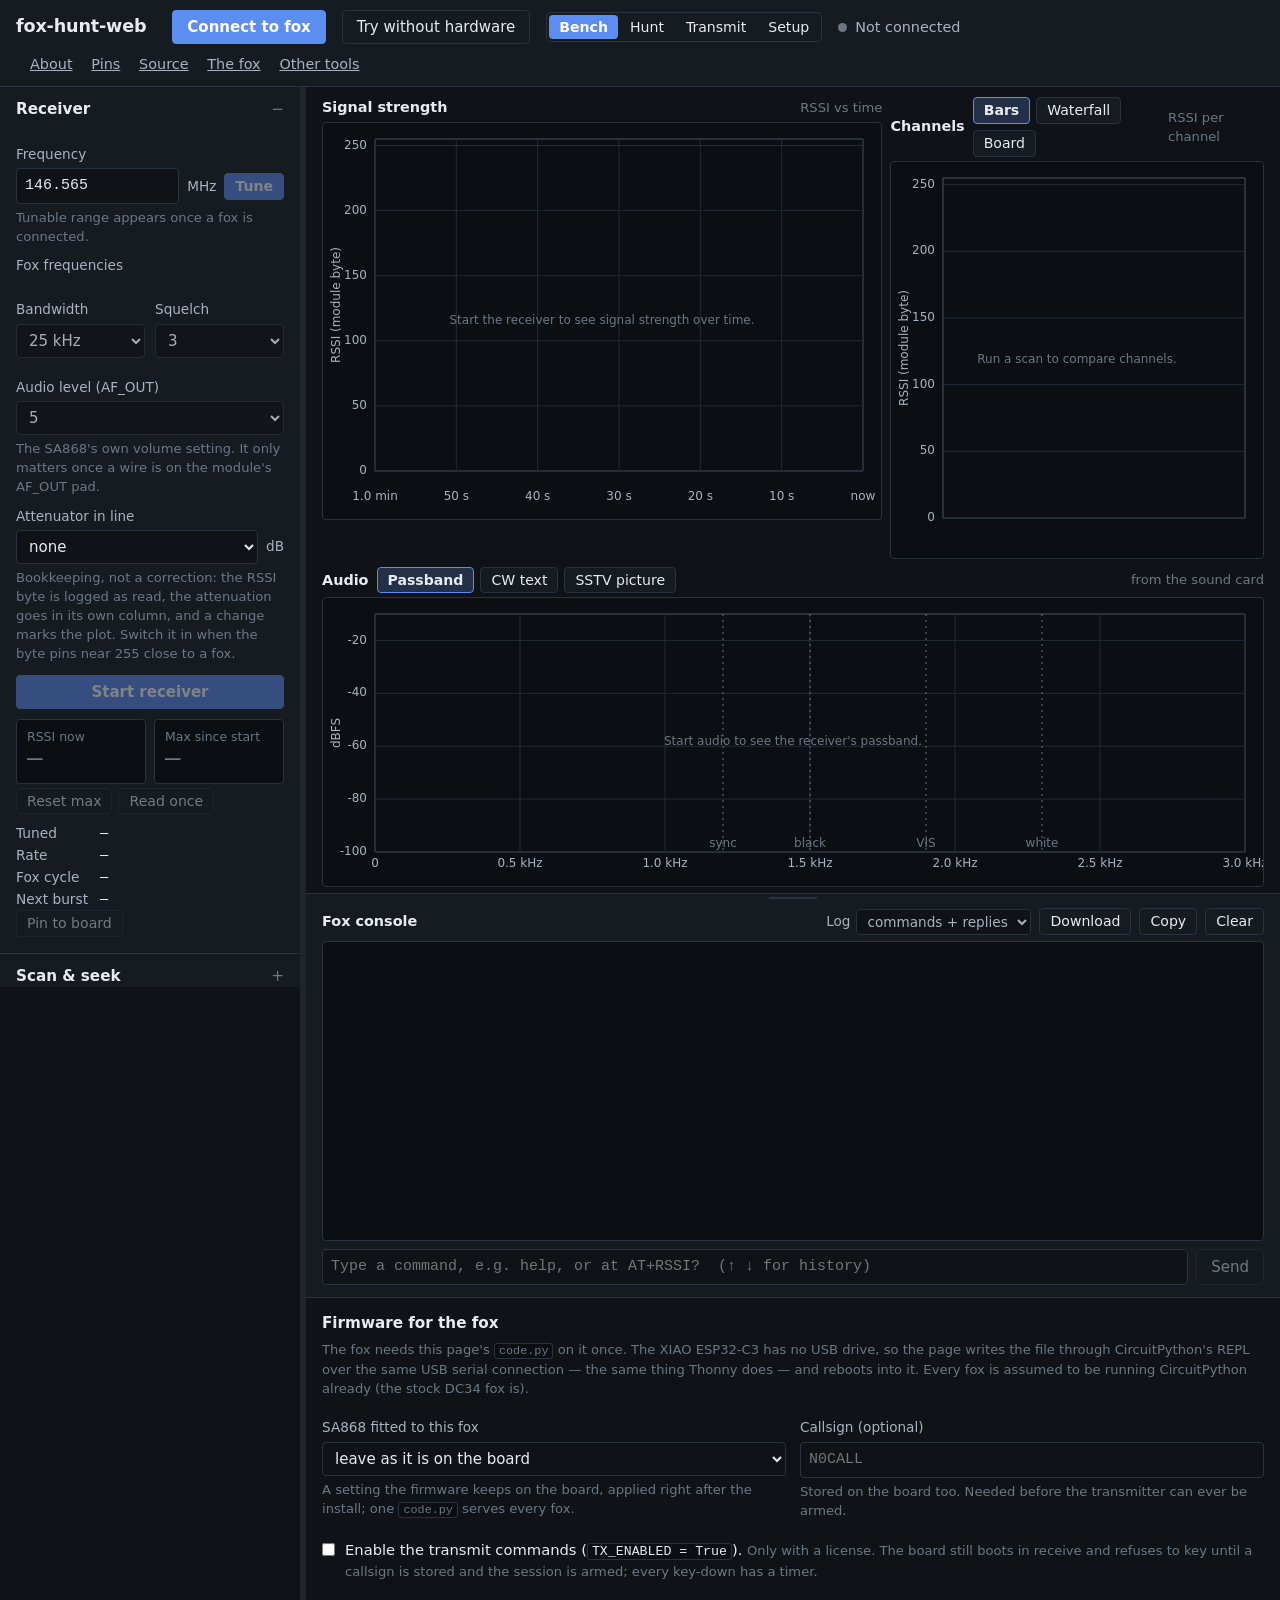
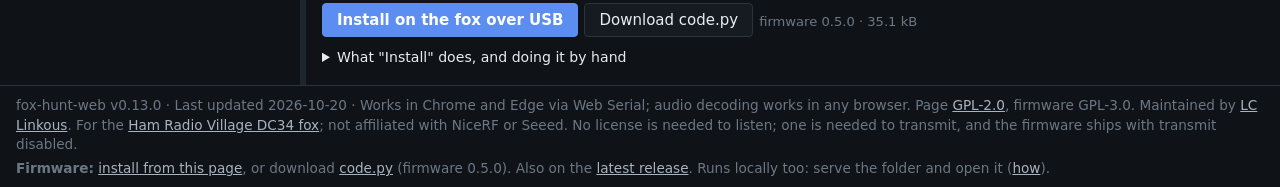
<file: index.html>
<!DOCTYPE html>
<!--
  fox-hunt-web — the DEF CON 34 fox as a receiver, from the browser
  SPDX-License-Identifier: GPL-2.0-only
  Copyright (C) 2026 Lauren Linkous
  Source and license: https://github.com/LC-Linkous/fox-hunt-web
  Markup only. Styles in css/, behaviour in js/ (ES modules — serve over http, not file://).
-->
<html lang="en" data-theme="dark" data-traces="instrument" data-app="fox-hunt-web">
<head>
<meta charset="utf-8">
<meta name="viewport" content="width=device-width, initial-scale=1">
<title>fox-hunt-web</title>
<meta name="description" content="Use a DEF CON 34 fox (XIAO ESP32-C3 + SA868) from the browser over USB: tune 2 m or 70 cm, watch signal strength live, scan channels for a fox, decode CW and SSTV from the audio, log to CSV; transmit with the TX-enabled firmware.">
<link rel="stylesheet" href="css/theme.css">
<link rel="stylesheet" href="css/layout.css">
<link rel="stylesheet" href="css/components.css">
<link rel="stylesheet" href="css/fox.css">
</head>
<body>

<header class="topbar">
  <h1>fox-hunt-web</h1>
  <button class="btn primary" id="connectBtn">Connect to fox</button>
  <button class="btn" id="demoBtn" aria-pressed="false">Try without hardware</button>
  <div class="views mode-tabs" role="group" aria-label="Layout">
    <button class="btn small" id="modeBench"  aria-pressed="true" title="Every section and window">Bench</button>
    <button class="btn small" id="modeHunt"  aria-pressed="false" title="One column: readout, countdown, board. For a phone and a yagi.">Hunt</button>
    <button class="btn small" id="modeTx" aria-pressed="false" title="Keying, Morse, the beacon, a second fox as beacon, SSTV pictures. Needs the transmit build and a license.">Transmit</button>
    <button class="btn small" id="modeSetup" aria-pressed="false" title="Set once: the event's channels, this fox, this page, the firmware.">Setup</button>
  </div>
  <span class="status" id="status"><span class="dot"></span><span id="statusText">Not connected</span></span>
  <span class="badge" id="rxBadge" hidden title="PTT is held high by the firmware; this build cannot transmit">RX only</span>
  <button class="badge tx" id="txBadge" hidden title="A fox is transmitting. Click for the Transmit tab.">● TX</button>
  <span class="badge rec" id="recBadge" hidden>● REC</span>
  <span class="badge" id="geoBadge" hidden title="Location stamping is on">⌖ GPS</span>
  <span class="badge warn" id="replayBadge" hidden title="Showing a loaded session, not the fox">▶ REPLAY</span>
  <span class="spacer"></span>
  <nav>
    <a href="about.html">About</a>
    <a href="pins.html">Pins</a>
    <a href="https://github.com/LC-Linkous/fox-hunt-web">Source</a>
    <a href="https://github.com/HamRadioVillage/dc34fox">The fox</a>
    <a href="https://lc-linkous.github.io/tools">Other tools</a>
  </nav>
</header>
<p class="notice" id="noSerial" hidden>This browser can't open USB serial ports, so a fox can't be connected here. Serial works in <b>Chrome</b> or <b>Edge</b> on a laptop or desktop, and in <b>Chrome for Android</b> with a USB-OTG cable; it does not exist on iPhone or iPad. The audio decoders, session replay and the simulated fox work here. <a href="about.html">About → platforms</a>.</p>

<div class="app">
  <!-- ================================================================ sidebar -->
  <aside class="sidebar" id="sidebar" aria-label="Controls">

    <section data-section="receiver">
      <h2><button type="button" aria-expanded="true">Receiver</button></h2>
      <div class="body">
        <div class="field"><label for="freq">Frequency</label>
          <div class="row"><input type="number" id="freq" value="146.565" min="134" max="480" step="0.0125"><span class="suffix">MHz</span><button class="btn small primary" id="tuneBtn" disabled>Tune</button></div>
          <p class="hint" id="bandHint">Tunable range appears once a fox is connected.</p></div>
        <div class="field"><span class="label">Fox frequencies</span><div class="pills" id="presets"></div></div>
        <div class="two-col">
          <div class="field"><label for="bwSel">Bandwidth</label><select id="bwSel" style="width:100%" disabled><option value="0">12.5 kHz</option><option value="1" selected>25 kHz</option></select></div>
          <div class="field"><label for="sqSel">Squelch</label><select id="sqSel" style="width:100%" disabled><option>0</option><option>1</option><option>2</option><option selected>3</option><option>4</option><option>5</option><option>6</option><option>7</option><option>8</option></select></div>
        </div>
        <div class="field"><label for="volSel">Audio level (AF_OUT)</label><select id="volSel" style="width:100%" disabled><option>1</option><option>2</option><option>3</option><option>4</option><option selected>5</option><option>6</option><option>7</option><option>8</option></select>
          <p class="hint">The SA868's own volume setting. It only matters once a wire is on the module's AF_OUT pad.</p></div>
        <div class="field"><label for="attenSel">Attenuator in line</label>
          <div class="row"><select id="attenSel" style="width:100%"><option value="0">none</option><option value="3">3 dB</option><option value="6">6 dB</option><option value="10">10 dB</option><option value="20">20 dB</option><option value="30">30 dB</option><option value="40">40 dB</option><option value="custom">custom…</option></select><input type="number" id="attenCustom" value="0" min="0" max="120" step="1" style="max-width:80px" hidden><span class="suffix">dB</span></div>
          <p class="hint">Bookkeeping, not a correction: the RSSI byte is logged as read, the attenuation goes in its own column, and a change marks the plot. Switch it in when the byte pins near 255 close to a fox.</p></div>
        <div class="stack" style="margin-top:12px">
          <button class="btn primary block" id="liveBtn" disabled aria-pressed="false">Start receiver</button>
        </div>
        <div class="readout">
          <div class="tile"><div class="lbl">RSSI now</div><div class="big dim" id="rssiNow">—</div></div>
          <div class="tile"><div class="lbl">Max since start</div><div class="big dim" id="rssiMax">—</div></div>
        </div>
        <div class="tools"><button class="btn small" id="maxResetBtn" disabled>Reset max</button><button class="btn small" id="oneBtn" disabled title="One rssi reading">Read once</button></div>
        <dl class="kv">
          <dt>Tuned</dt><dd id="tunedNow">—</dd>
          <dt>Rate</dt><dd id="rateNow">—</dd>
          <dt>Fox cycle</dt><dd id="cycleNow">—</dd>
          <dt>Next burst</dt><dd id="cycleNext">—</dd>
        </dl>
        <div class="tools"><button class="btn small" id="pinBtn" disabled title="Put the tuned frequency on the hunt board">Pin to board</button></div>
      </div>
    </section>
    <section data-section="scan">
      <h2><button type="button" aria-expanded="false">Scan &amp; seek</button></h2>
      <div class="body">
        <p class="hint" style="margin:0 0 8px">Steps the receiver across a channel list and reads RSSI on each. Click a bar to tune there. About 150 ms per channel; 128 channels at most.</p>
        <div class="two-col">
          <div class="field"><label for="scanStart">Start</label><div class="row"><input type="number" id="scanStart" value="146.400" step="0.0125"><span class="suffix">MHz</span></div></div>
          <div class="field"><label for="scanStop">Stop</label><div class="row"><input type="number" id="scanStop" value="146.700" step="0.0125"><span class="suffix">MHz</span></div></div>
        </div>
        <div class="field"><label for="scanStep">Step</label><select id="scanStep" style="width:100%"><option value="12.5" selected>12.5 kHz</option><option value="25">25 kHz</option><option value="50">50 kHz</option><option value="100">100 kHz</option></select>
          <p class="hint" id="scanCount">25 channels, about 4 s</p></div>
        <div class="pills" id="scanPresets"></div>
        <div class="tools"><button class="btn small" id="scanEventBtn" disabled title="A range from the lowest event channel to the highest, at the scan step">Scan the event</button></div>
        <div class="stack" style="margin-top:12px">
          <button class="btn primary block" id="scanBtn" disabled>Scan once</button>
          <button class="btn block" id="scanLoopBtn" disabled aria-pressed="false">Scan continuously</button>
        </div>
        <dl class="kv">
          <dt>Strongest</dt><dd id="scanPeak">—</dd>
          <dt>Last scan</dt><dd id="scanTime">—</dd>
        </dl>
        <div class="tools" style="margin-top:6px"><button class="btn small" id="tunePeakBtn" disabled>Tune to strongest</button><button class="btn small" id="pinPeakBtn" disabled title="Put the strongest channel on the hunt board">Pin strongest</button></div>
        <span class="label group">Autoseek</span>
        <p class="hint" style="margin:0 0 6px">Steps the channel list above like a radio's SEEK: stops where RSSI rises over that channel's own floor by the margin, listens while it stays up, moves on when it drops or after the dwell limit. The CW decoder identifies what it hears.</p>
        <div class="two-col">
          <div class="field"><label for="seekMargin">Stop at</label><div class="row"><input type="number" id="seekMargin" value="20" min="5" max="120" step="5"><span class="suffix">counts over floor</span></div></div>
          <div class="field"><label for="seekDwell">Dwell up to</label><div class="row"><input type="number" id="seekDwell" value="30" min="5" max="300" step="5"><span class="suffix">s</span></div></div>
        </div>
        <label class="row check"><input type="checkbox" id="seekPin" checked> <span>Pin every channel it stops on to the hunt board</span></label>
        <label class="row check"><input type="checkbox" id="seekChans"> <span>Step the event channels (Setup) instead of the scan range</span></label>
        <div class="stack" style="margin-top:8px"><button class="btn primary block" id="seekBtn" disabled aria-pressed="false">Seek</button></div>
        <div class="tools"><button class="btn small" id="seekSkipBtn" disabled title="Move on now">Skip</button><button class="btn small" id="seekLockBtn" disabled aria-pressed="false" title="Stay on this channel until unlocked">Lock</button><span class="hint" id="seekStatus" style="align-self:center"></span></div>
      </div>
    </section>
    <section data-section="audio">
      <h2><button type="button" aria-expanded="false">Audio</button></h2>
      <div class="body">
        <p class="hint" id="audioSource" style="margin:0 0 6px"></p>
        <p class="hint" style="margin:0 0 8px">The SA868's AF_OUT pad → a USB sound card → this page. Decodes a fox's Morse ID and SSTV pictures in the browser; the fox firmware is not involved.</p>
        <div class="field"><label for="audioDev">Input</label><div class="row"><select id="audioDev" style="width:100%"><option value="">Default input</option></select><button class="btn small" id="audioRefresh" title="Re-list inputs (labels appear after the first permission)">↻</button></div></div>
        <div class="stack"><button class="btn primary block" id="audioBtn" aria-pressed="false">Start audio</button></div>
        <div class="field"><label for="listenLevel">Listen <span class="hint" id="listenText">off</span></label><input type="range" id="listenLevel" min="0" max="100" value="0" style="width:100%" aria-label="Listen level"></div>
        <p class="hint" style="margin:-4px 0 8px">Plays the captured audio on this device's speaker or headphones. Watch for feedback with a laptop mic as the input.</p>
        <dl class="kv"><dt>Permission</dt><dd id="audioPerm">—</dd><dt>Input</dt><dd id="audioInfo">—</dd><dt>Level</dt><dd id="audioLevel">—</dd><dt>Processing</dt><dd id="audioProc">asks for: echo cancellation off, auto gain off, noise suppression off, mono, 48 kHz</dd></dl>
        <p class="hint">Audio is decoded in memory and never stored; the decoded text and pictures are saved only when you click Save. If the browser grants a setting the page didn't ask for (an automatic gain, say), it is shown above in red — that is the usual reason a decoder "doesn't work".</p>
        <span class="label group">Record and replay</span>
        <p class="hint" style="margin:0 0 6px">Record what the sound card hears to a WAV (up to 10 min). Open a WAV to run it through the decoders — fast, or in real time with Listen on. A recording of a real fox is how the decoders get tuned: save one and attach it to an issue.</p>
        <div class="tools">
          <button class="btn small" id="wavRecBtn" aria-pressed="false" disabled>Record audio</button>
          <button class="btn small" id="wavSaveBtn" disabled>Save WAV</button>
          <button class="btn small" id="wavOpenBtn">Open a WAV</button>
          <button class="btn small" id="wavStopBtn" disabled>Stop</button>
          <span class="hint" id="wavText" style="align-self:center">—</span>
        </div>
        <label class="row check"><input type="checkbox" id="wavRealtime"> <span>Replay in real time (hear it with Listen; otherwise it decodes as fast as it can)</span></label>
        <span class="label group">Noise quieting</span>
        <label class="row check"><input type="checkbox" id="quietChk"> <span>Use the hiss as a carrier detector <span class="hint">An FM receiver's hiss (2.5–4 kHz here) drops when a carrier arrives, modulated or not. With the fox's squelch at 0 this is a second "signal present" signal that needs neither RSSI nor the SQ wire; it feeds the burst countdown when no SQ wire is declared.</span></span></label>
        <dl class="kv"><dt>Quieting</dt><dd id="quietText">off</dd></dl>
        <span class="label group">CW</span>
        <div class="two-col">
          <div class="field"><label for="cwTone">Pitch</label><div class="row"><input type="number" id="cwTone" value="800" min="300" max="1500" step="10"><span class="suffix">Hz</span></div></div>
          <div class="field"><label class="row check" style="margin-top:22px"><input type="checkbox" id="cwAuto" checked> <span>Follow the pitch</span></label></div>
        </div>
        <dl class="kv"><dt>Speed</dt><dd id="cwWpm">—</dd><dt>Signal</dt><dd id="cwSignal">—</dd></dl>
        <div class="tools"><button class="btn small" id="cwClearBtn">Clear text</button><button class="btn small" id="cwSaveBtn" disabled>Save text</button><button class="btn small" id="cwLogBtn" disabled title="Every decoded burst with its time, frequency and pitch">Save log</button></div>
        <div class="cw-log" id="cwLog" aria-label="Decoded bursts"></div>
        <span class="label group">SSTV</span>
        <p class="hint" style="margin:0 0 6px">Martin M1 / M2, Scottie S1 / S2, Robot36. The mode comes from the VIS header; the picture draws line by line in the Audio window.</p>
        <dl class="kv"><dt>Status</dt><dd id="sstvStatus">waiting for a VIS header</dd></dl>
        <div class="tools"><button class="btn small" id="sstvSaveBtn" disabled>Save picture PNG</button><button class="btn small" id="sstvResetBtn">Reset</button></div>
      </div>
    </section>
    <section data-section="session">
      <h2><button type="button" aria-expanded="false">Session</button></h2>
      <div class="body">
        <span class="label group">Recording</span>
        <p class="hint" style="margin:0 0 8px">While recording, every reading and every scan is kept with a timestamp.</p>
        <div class="stack"><button class="btn primary block" id="recBtn" aria-pressed="false">Start recording</button></div>
        <dl class="kv">
          <dt>Readings</dt><dd id="recReadings">0</dd>
          <dt>Scans</dt><dd id="recScans">0</dd>
        </dl>
        <span class="label group">Save</span>
        <div class="tools">
          <button class="btn small" id="recReadingsBtn" disabled title="timestamp_iso,t_ms,frequency_mhz,rssi,lat,lon,accuracy_m">Readings CSV</button>
          <button class="btn small" id="recScansBtn" disabled title="one row per channel per scan">Scans CSV</button>
          <button class="btn small" id="recJsonBtn" disabled title="Everything, plus the settings and the fox's identity, as one JSON">Save session</button>
          <button class="btn small" id="recClearBtn" disabled>Clear</button>
        </div>
        <span class="label group">Location</span>
        <label class="row check"><input type="checkbox" id="geoChk"> <span>Stamp readings and scans with the device's location. <span class="hint">Off by default. A fix older than 15 s is not used. Lat, lon and accuracy go into their own columns; nothing leaves the page.</span></span></label>
        <dl class="kv"><dt>Fix</dt><dd id="geoText">off</dd></dl>
        <span class="label group">Replay</span>
        <div class="tools" style="margin-bottom:6px"><button class="btn small" id="sessLoadBtn">Load session</button><span class="hint" id="sessName" style="align-self:center">A loaded session replays into the windows; the fox is left alone.</span></div>
        <input type="range" id="clipSlider" aria-label="Replay position" min="0" max="0" value="0" style="width:100%" disabled>
        <div class="tools">
          <button class="btn small" id="clipPlayBtn" aria-pressed="false" disabled>Play</button>
          <select id="clipSpeed" aria-label="Replay speed"><option value="1">1×</option><option value="2">2×</option><option value="5">5×</option><option value="10">10×</option><option value="30">30×</option></select>
          <button class="btn small" id="clipExitBtn" disabled>Live</button>
          <span class="hint" id="clipPos" style="align-self:center">live</span>
        </div>
        <span class="label group" style="margin-top:14px">Pictures and CSV</span>
        <div class="tools">
          <button class="btn small" id="pngRssiBtn" disabled>RSSI plot PNG</button>
          <button class="btn small" id="pngScanBtn" disabled>Scan plot PNG</button>
          <button class="btn small" id="scanCsvBtn" disabled title="frequency_mhz,rssi for the scan on screen">Scan CSV</button>
        </div>
      </div>
    </section>
  </aside>
  <div class="sidebar-handle" id="sidebarHandle" title="Drag to resize the sidebar"></div>

  <!-- ================================================================ main -->
  <main class="main">
    <section class="txpanel" id="txPanel" hidden aria-label="Transmit">
      <div class="tx-strip" id="txStrip"><span class="tx-light" id="txLight"></span><span id="txStripText">not connected</span></div>
      <p class="hint" style="margin:0">Nothing here keys until a callsign is stored (Setup) and the session is armed. Every key-down has a deadline the board enforces itself. A license is required. The simulated fox follows exactly the same rules.</p>
      <div class="setup-grid">
        <div class="setup-card" id="txCardThis">
          <h2>This fox</h2>
        <p class="hint" id="txDisabledNote">This fox is running the receive-only build, so nothing here can key it. To transmit, install the firmware again from the <a href="#firmwareSection">Firmware</a> section with <em>Transmit commands</em> ticked. The board still boots in receive and refuses to key until a callsign is stored and this section is armed. A license is required.</p>
        <div id="txControls" hidden>
          <label class="field" style="display:flex;gap:8px;align-items:flex-start"><input type="checkbox" id="txArm" style="margin-top:3px"><span>I hold an amateur radio license, the callsign below is mine or my event's, and an antenna or dummy load is on the RF port. <span class="hint">Sends <code>tx arm</code>; arming lasts until disconnect or reboot.</span></span></label>
          <dl class="kv"><dt>Callsign</dt><dd id="txCallsign">—</dd><dt>State</dt><dd id="txState">—</dd></dl>
          <div class="two-col">
            <div class="field"><label for="txPower">Power</label><select id="txPower" style="width:100%" disabled><option value="low">low (~25 dBm)</option><option value="high">high (~2 W)</option></select></div>
            <div class="field"><label for="txWpm">Morse WPM</label><input type="number" id="txWpm" value="12" min="5" max="35" step="1" style="width:100%" disabled></div>
          </div>
          <span class="label group">Key</span>
          <div class="tools">
            <button class="btn" id="keyBtn" disabled title="Hold to key the carrier (tx on 10 / tx off). The firmware unkeys at 10 s on its own.">Hold to key</button>
            <button class="btn small" id="toneBtn" disabled title="tone 800 500: one half-second tone">Test tone</button>
            <span class="hint" id="keyTimer" style="align-self:center"></span>
          </div>
          <span class="label group">Morse</span>
          <div class="row"><input type="text" id="morseText" placeholder="N0CALL FOX" maxlength="64" style="text-transform:uppercase" disabled><button class="btn small" id="morseBtn" disabled>Send</button></div>
          <p class="hint" id="morseEst">Air time appears as you type. Nothing is prepended: put your callsign in the text.</p>
          <span class="label group">Fox beacon</span>
          <p class="hint" style="margin:0 0 6px">Each cycle sends <code>&lt;callsign&gt; &lt;message&gt;</code> in Morse, then waits. Runs on the board; the page only starts and stops it. The receiver and scan pause while it runs.</p>
          <div class="field"><label for="foxMsg">Message</label><input type="text" id="foxMsg" value="FOX" maxlength="40" style="text-transform:uppercase;width:100%" disabled></div>
          <div class="field"><label for="foxDelay">Seconds between cycles</label><input type="number" id="foxDelay" value="30" min="5" max="600" step="5" style="width:100%" disabled></div>
          <div class="stack"><button class="btn primary block" id="foxBtn" disabled aria-pressed="false">Start beacon</button></div>
          <dl class="kv"><dt>Beacon</dt><dd id="foxStatusLine">stopped</dd></dl>
          <div id="sstvTxBlock">
          <span class="label group">Send a picture (SSTV)</span>
          <p class="hint" style="margin:0 0 6px">This page plays the SSTV tones out of a sound card wired to the SA868's <code>MIC_IN</code> pad (pin 18); the fox is told <code>mic line</code> so its own tone pin floats, then keyed for the frame. Firmware 0.5.0+. <em>Preview tones</em> plays without keying, for checking the wiring or feeding the decoder.</p>
          <div class="field"><label for="sstvFile">Picture</label><input type="file" id="sstvFile" accept="image/*" disabled></div>
          <div class="two-col">
            <div class="field"><label for="sstvTxMode">Mode</label><select id="sstvTxMode" style="width:100%" disabled><option value="8">Robot36 (36 s)</option><option value="40">Martin M2 (58 s)</option><option value="56">Scottie S2 (71 s)</option><option value="60">Scottie S1 (110 s)</option><option value="44">Martin M1 (114 s)</option></select></div>
            <div class="field"><label for="sstvOut">Sound card out</label><select id="sstvOut" style="width:100%"><option value="">Default output</option></select></div>
          </div>
          <canvas id="sstvTxPreview" width="320" height="240" style="width:100%;max-width:320px;background:#000;border:1px solid var(--edge);border-radius:4px;display:block;margin:4px 0"></canvas>
          <div class="tools">
            <button class="btn primary" id="sstvSendBtn" disabled>Send picture</button>
            <button class="btn small" id="sstvPreviewBtn" disabled title="Play the tones without keying">Preview tones</button>
            <button class="btn small" id="sstvStopBtn" disabled>Stop</button>
          </div>
          <div class="fw-progress" id="sstvTxProgress" hidden><div class="bar"><div class="fill" id="sstvTxFill"></div></div></div>
          <p class="hint" id="sstvTxNote"></p>
          </div>
          <p class="hint" id="sstvTxOff" hidden>SSTV transmit needs a sound card wired to MIC_IN: tick it under Setup → Wires on this fox once it is.</p>
        </div>
        <p class="hint" id="txStatus"></p>
        </div>
        <div class="setup-card" id="txCardPair">
          <h2>A second fox as the beacon</h2>
        <p class="hint" style="margin:0 0 8px">A second fox on another USB port is the <b>beacon</b>; the one connected above stays the <b>receiver</b> with everything on this page. Both on dummy loads, a few feet apart. Verifies a fox's TX, the cycle timing, autoseek and the decoders without going outside.</p>
        <div class="tools"><button class="btn" id="pairBtn">Pair a second fox</button><span class="hint" id="pairStatus" style="align-self:center">not paired</span></div>
        <div id="pairControls" hidden>
          <dl class="kv"><dt>Beacon fox</dt><dd id="pairIdent">—</dd><dt>Firmware</dt><dd id="pairFw">—</dd><dt>Tuned</dt><dd id="pairFreq">—</dd><dt>Transmit</dt><dd id="pairTx">—</dd></dl>
          <div class="field"><label for="pairCallsign">Callsign on the beacon</label>
            <div class="row"><input type="text" id="pairCallsign" placeholder="N0CALL" maxlength="16" style="text-transform:uppercase"><button class="btn small" id="pairCallsignBtn">Save</button></div></div>
          <label class="field" style="display:flex;gap:8px;align-items:flex-start"><input type="checkbox" id="pairArm" style="margin-top:3px"><span>Arm the beacon: I hold an amateur radio license, its callsign is mine or my event's, and a dummy load or antenna is on its RF port.</span></label>
          <div class="field"><label for="pairFreqIn">Beacon frequency (MHz)</label>
            <div class="row"><input type="number" id="pairFreqIn" step="0.0125" style="width:100%"><button class="btn small" id="pairTuneBtn" title="Tune the beacon">Tune</button><button class="btn small" id="pairFollowBtn" title="Tune the beacon to the receiver's frequency">= receiver</button></div></div>
          <div class="two-col">
            <div class="field"><label for="pairMsg">Message</label><input type="text" id="pairMsg" value="FOX" maxlength="40" style="text-transform:uppercase;width:100%"></div>
            <div class="field"><label for="pairDelay">Seconds between</label><input type="number" id="pairDelay" value="30" min="5" max="600" step="5" style="width:100%"></div>
          </div>
          <div class="tools">
            <button class="btn primary" id="pairFoxBtn" disabled aria-pressed="false">Start beacon</button>
            <button class="btn small" id="pairKeyBtn" disabled title="tx on 5: a 5 s carrier from the beacon">Key 5 s</button>
            <button class="btn small" id="pairToneBtn" disabled title="tone 800 500">Tone</button>
          </div>
          <dl class="kv"><dt>Beacon</dt><dd id="pairFoxLine">stopped</dd></dl>
          <div class="stack"><button class="btn block" id="pairDropBtn">Unpair</button></div>
        </div>
        <p class="hint" id="pairNote"></p>
        </div>
      </div>
    </section>
    <section class="setup" id="setupPanel" hidden aria-label="Setup">
      <p class="hint" style="margin:0">Things set once and then left alone. Everything here is remembered — the fox's own settings on the board, the rest in this browser.</p>
      <div class="setup-grid">
        <div class="setup-card">
          <h2>Event channels</h2>
          <p class="hint">The frequencies the foxes use at this event. They become the Receiver presets, the scan presets, the autoseek list and a one-click set of hunt-board pins. Edit any time; a hunt rarely knows them all beforehand.</p>
          <table class="markers chans" id="chanTable"><thead><tr><th>Label</th><th>MHz</th><th></th></tr></thead><tbody id="chanBody"></tbody></table>
          <div class="row" style="margin-top:6px"><input type="text" id="chanLabel" value="Fox 1" maxlength="24" aria-label="Label" style="width:40%"><input type="number" id="chanFreq" step="0.0125" value="146.5650" aria-label="MHz" style="width:40%"><button class="btn small" id="chanAddBtn">Add</button></div>
          <div class="tools" style="margin-top:8px">
            <button class="btn small" id="chanDefaultsBtn" title="146.565 and 433.900, the frequencies the fox firmware ships with">Fox defaults</button>
            <button class="btn small" id="chanPinAllBtn" title="Pin every channel to the hunt board">Pin all to the board</button>
            <button class="btn small" id="chanSeekBtn" title="Autoseek steps these channels instead of a scan range">Seek these</button>
            <button class="btn small" id="chanExportBtn">Export JSON</button>
            <button class="btn small" id="chanImportBtn">Import JSON</button>
          </div>
          <p class="hint" id="chanNote"></p>
        </div>
        <div class="setup-card">
          <h2>This fox</h2>
          <div class="field"><label for="bandSel">SA868 module fitted</label>
    <select id="bandSel" aria-label="SA868 band fitted" title="Which SA868 is on the board. Sent to the fox once and kept in its NVM.">
      <option value="auto">From the fox</option>
      <option value="vhf">SA868 VHF (2 m)</option>
      <option value="uhf">SA868 UHF (70 cm)</option>
      <option value="dual">SA868 dual-band</option>
    </select>
              <p class="hint">Which SA868 is on this fox: VHF, UHF or dual-band. Sent to the fox once and kept in its NVM; the tunable range follows it.</p></div>
        <p class="hint" style="margin:0 0 8px">Settings kept on the board, in the ESP32's NVM. They survive reboots and re-saving <code>code.py</code>.</p>
        <dl class="kv">
          <dt>Firmware</dt><dd id="fwVersion">—</dd>
          <dt>Module</dt><dd id="fwModule">—</dd>
          <dt>SA868 says</dt><dd id="fwModuleVersion">—</dd>
          <dt>RSSI command</dt><dd id="fwRssiCmd">—</dd>
          <dt>NVM</dt><dd id="fwNvm">—</dd>
        </dl>
        <div class="field" style="margin-top:10px"><label for="callsign">Callsign</label>
          <div class="row"><input type="text" id="callsign" placeholder="N0CALL" maxlength="16" style="text-transform:uppercase" disabled><button class="btn small" id="callsignBtn" disabled>Save</button></div>
          <p class="hint">Kept on the board. The transmit-capable firmware refuses to key while this is <code>N0CALL</code>; the receive-only build just stores it.</p></div>
        <span class="label group" style="margin-top:14px">Wires on this fox</span>
        <p class="hint">A stock fox has none of these and everything over USB still works. Tick what has been soldered (see <a href="pins.html">Pins</a>); the page shows the matching features and hides the rest.</p>
        <div class="field" style="margin-top:10px"><label class="row check"><input type="checkbox" id="sqWire" disabled> <span>SQ wire soldered to D2 <span class="sq-dot" id="sqDot" title="carrier detect"></span> <span id="sqLevel" class="dim"></span></span></label>
          <p class="hint">Only tick this once a wire joins the SA868's SQ pad (module pin 1) to the XIAO's D2. The firmware then times carrier edges itself (<code>events</code>), and the cycle countdown comes from those instead of RSSI thresholds. Kept on the board.</p></div>
        <div class="field"><label class="row check"><input type="checkbox" id="wireAudioIn"> <span>AF_OUT (pin 3) → a sound card's input</span></label>
          <p class="hint">The audio the page decodes is this fox's receiver. Then noise quieting can drive the burst countdown too. Without it the Audio section still works from any other radio's headphone jack — just not tied to this fox's channel.</p></div>
        <div class="field"><label class="row check"><input type="checkbox" id="wireAudioOut"> <span>A sound card's output → MIC_IN (pin 18)</span></label>
          <p class="hint">Needed only to send SSTV pictures from the page (transmit build). Shows the <em>Send a picture</em> block under Transmit.</p></div>
        <p class="hint" id="foxStatus"></p>
        </div>
        <div class="setup-card">
          <h2>This page</h2>
        <form id="settingsForm">
          <div class="field"><span class="label">Theme</span>
            <div class="radios row" style="gap:16px"><label><input type="radio" name="theme" value="dark"> <span>Dark</span></label><label><input type="radio" name="theme" value="light"> <span>Light</span></label></div></div>
          <div class="field"><span class="label">Trace colours</span>
            <div class="radios stack"><label><input type="radio" name="traces" value="instrument"> <span>Instrument (yellow, magenta max)</span></label><label><input type="radio" name="traces" value="blueamber"> <span>Blue / amber / green</span></label></div></div>
          <div class="field"><label for="paletteSel">Waterfall palette</label><select id="paletteSel" name="palette" style="width:100%"></select><span class="palette-swatch"></span></div>
          <label class="row check"><input type="checkbox" name="heatStrip"> <span>Heat strip under the signal-strength plot (the same readings as colour)</span></label>
          <div class="field"><label for="windowS">RSSI history on screen</label>
            <select id="windowS" name="windowS" style="width:100%"><option value="30">30 s</option><option value="60">60 s</option><option value="120">2 min</option><option value="300">5 min</option><option value="600">10 min</option></select></div>
          <div class="two-col">
            <div class="field"><label for="rssiLo">RSSI axis floor</label><input type="number" id="rssiLo" name="rssiLo" min="0" max="255" step="5" style="width:100%"></div>
            <div class="field"><label for="rssiHi">RSSI axis top</label><input type="number" id="rssiHi" name="rssiHi" min="0" max="255" step="5" style="width:100%"></div>
          </div>
          <span class="label group">Tuning</span>
          <label class="row check"><input type="checkbox" name="hamOnly"> <span>Keep the frequency box inside the amateur allocations (144–148, 420–450 MHz). Off: the module's full 134–174 / 400–480 MHz.</span></label>
          <span class="label group">Debugging</span>
          <label class="row check"><input type="checkbox" name="rawBytes"> <span>Echo raw received chunks in the console</span></label>
        </form>
        </div>
      </div>
      <p class="hint">The firmware installer is below, and the <a href="pins.html">pins page</a> shows where the two optional wires go.</p>
    </section>
    <section class="hunt" id="huntPanel" hidden aria-label="Hunt">
      <div class="hunt-guide" id="hGuide"><span class="step" id="hGuideStep">1</span><span id="hGuideText">Connect a fox, then Start receiver on the fox's channel — or Seek to find it.</span><button class="btn small" id="hHelpBtn" aria-expanded="false" title="How a hunt goes">?</button></div>
      <div class="hunt-help" id="hHelp" hidden>
        <ol>
          <li><b>Get on the channel.</b> Start receiver listens where the fox is tuned (Receiver presets, or the event channels under Setup). Seek steps through the channels and stops where something is on.</li>
          <li><b>Read the big number.</b> RSSI is the module's 0–255 strength byte: warmer / colder, not metres. It climbs as you walk toward the fox and as the antenna points at it. Max remembers the best you have seen.</li>
          <li><b>Wait for the fox to key.</b> Foxes transmit in bursts. After two bursts the countdown says when the next one comes: move during the gap, measure during the burst.</li>
          <li><b>Take a bearing during a burst.</b> With a directional antenna: hold Capture, turn a full circle, release. The lobe's centre is the direction. Two bearings from two places give a fix.</li>
          <li><b>Too strong?</b> When RSSI pins at the top, add attenuation (the dropdown is bookkeeping; the attenuator is in the coax) or swap to a worse antenna, and keep walking.</li>
          <li><b>Pin what you find.</b> The hunt board keeps each fox's channel, ID, last-heard time and cycle. Audio from a sound card decodes the fox's Morse ID into the board.</li>
        </ol>
      </div>
      <div class="hunt-channels" id="hChannels" hidden></div>
      <div class="hunt-top">
        <div class="hunt-tile"><div class="lbl">RSSI</div><div class="huge" id="hRssi">—</div><div class="sub" id="hFreq">not connected</div></div>
        <div class="hunt-tile"><div class="lbl">Next burst</div><div class="huge" id="hCountdown">—</div><div class="sub" id="hCycle">listen on a channel to learn the fox's cycle</div></div>
      </div>
      <div class="hunt-actions">
        <button class="btn primary" id="hLiveBtn" disabled aria-pressed="false">Start receiver</button>
        <button class="btn" id="hSeekBtn" disabled aria-pressed="false">Seek</button>
        <button class="btn" id="hSkipBtn" disabled>Skip</button>
        <button class="btn" id="hLockBtn" disabled aria-pressed="false">Lock</button>
        <button class="btn" id="hPinBtn" disabled>Pin</button>
        <button class="btn" id="hRecBtn" aria-pressed="false" title="Record readings and scans (Session)">Rec</button>
        <select id="hAtten" aria-label="Attenuator in line" title="Attenuator in line (bookkeeping)"><option value="0">no atten</option><option value="3">3 dB</option><option value="6">6 dB</option><option value="10">10 dB</option><option value="20">20 dB</option><option value="30">30 dB</option><option value="40">40 dB</option></select>
      </div>
      <p class="hint" id="hActionsHelp"><b>Start receiver</b> listens on the tuned channel · <b>Seek</b> steps the channels and stops on a signal · <b>Skip</b> moves on · <b>Lock</b> stays put · <b>Pin</b> puts this channel on the board · the attenuator is bookkeeping for what's in the coax.</p>
      <p class="hint" id="hStatus"></p>
      <div class="chart-wrap"><canvas id="huntCanvas"></canvas></div>
      <div class="hunt-bearing">
        <div class="row" style="justify-content:space-between;flex-wrap:wrap;gap:6px"><h2>Bearing</h2><span class="hint" id="hHeading">heading —</span></div>
        <div class="chart-wrap"><canvas id="hPolar"></canvas></div>
        <div class="hunt-actions"><button class="btn primary" id="hCaptureBtn" disabled aria-pressed="false">Hold to capture</button><button class="btn" id="hCompassBtn" aria-pressed="false">Compass</button><button class="btn" id="hNorthBtn">Mark north</button></div>
        <input type="range" id="hHeadingSlider" aria-label="Heading" min="0" max="359" value="0" style="width:100%" title="Manual heading">
        <p class="hint" id="hBearingText">Hold Capture, turn a full circle, release.</p>
      </div>
      <div class="hunt-bearing">
        <h2>Bearings taken</h2>
        <div hidden>
        <p class="hint" style="margin:0 0 8px">With a directional antenna: start the receiver, hold <em>Capture</em>, turn through a full circle, release. RSSI against heading is plotted and the lobe's centre is the bearing. Two captures from two places, both with location on, give a fix.</p>
        <div class="field"><span class="label">Heading source</span>
          <div class="tools"><button class="btn small" id="compassBtn" aria-pressed="false">Use the compass</button><button class="btn small" id="northBtn" title="I'm pointing north now: calibrates a relative sensor, trims an absolute one">Mark north</button></div>
          <dl class="kv"><dt>Compass</dt><dd id="compassText">off</dd><dt>Heading</dt><dd id="headingText">—</dd></dl>
          <label for="headingSlider" class="label" style="margin-top:6px">Manual heading (no compass, or on a laptop)</label>
          <input type="range" id="headingSlider" min="0" max="359" value="0" style="width:100%"><p class="hint">Used whenever the compass has no heading. Turn the antenna and drag to match; on a bench, drag to "turn" the simulated yagi.</p></div>
        <div class="stack"><button class="btn primary block" id="captureBtn" disabled aria-pressed="false">Hold to capture</button></div>
        <p class="hint" id="captureStatus"></p>
        </div>
        <div class="markers-wrap" style="margin-top:8px"><table class="markers bearings" id="bearingTable"><thead><tr><th>When</th><th>MHz</th><th>Bearing</th><th>Width</th><th>Where</th><th></th></tr></thead><tbody id="bearingBody"></tbody></table><p class="hint" id="bearingEmpty">No captures yet.</p></div>
        <dl class="kv"><dt>Fix</dt><dd id="fixText">needs two captures with location from different places</dd></dl>
        <div class="tools"><button class="btn small" id="fixCopyBtn" disabled>Copy fix</button><button class="btn small" id="bearingClearBtn">Clear captures</button></div>
      </div>
      <div class="hunt-board">
        <h2>Board</h2>
        <p class="hint" style="margin:0 0 8px">The foxes in play. Pin a frequency here, from the receiver, from a scan, or let autoseek do it; each one keeps its own last-heard time, max, cycle timing and ID. Saved with the session.</p>
        <div class="row"><input type="number" id="boardFreq" placeholder="MHz" step="0.0125" style="width:100%"><button class="btn small" id="boardAddBtn">Pin</button></div>
        <div class="markers-wrap" style="margin-top:8px"><table class="markers board" id="boardTable"><thead><tr><th>MHz</th><th>ID</th><th>Heard</th><th>Max</th><th>Next</th><th>Trend</th><th></th></tr></thead><tbody id="boardBody"></tbody></table><p class="hint" id="boardEmpty">Nothing pinned yet.</p></div>
        <div class="tools" style="margin-top:6px"><button class="btn small" id="boardClearBtn">Clear board</button></div>
      </div>
      <div class="hunt-board">
        <div class="row" style="justify-content:space-between;flex-wrap:wrap;gap:6px"><h2>Audio</h2><span class="row" style="gap:6px"><button class="btn small" id="hAudioBtn" aria-pressed="false">Audio off</button><button class="btn small" id="hListenBtn" aria-pressed="false" title="Hear the captured audio on this phone">Listen</button></span></div>
        <div class="markers-wrap" hidden><table class="markers board"><tbody id="hBoardBody"></tbody></table><p id="hBoardEmpty" hidden></p></div>
        <div class="cw-decoded small" id="hCwText"></div>
      </div>
    </section>
    <div class="plot-area">
      <div class="windows">
        <div class="window">
          <div class="window-head"><h2>Signal strength</h2><span class="hint" id="rssiHead">RSSI vs time</span></div>
          <div class="chart-wrap"><canvas id="rssiCanvas"></canvas></div>
        </div>
        <div class="window">
          <div class="window-head"><h2>Channels</h2>
            <div class="views" role="group" aria-label="Channels view">
              <button class="btn small" data-scan-view="bars" aria-pressed="true">Bars</button>
              <button class="btn small" data-scan-view="waterfall" aria-pressed="false" title="One row per scan; scan continuously to build it">Waterfall</button>
              <button class="btn small" data-scan-view="board" aria-pressed="false" title="The hunt board: every pinned fox, its ID, last heard, cycle">Board</button>
            </div>
            <span class="hint" id="scanHead">RSSI per channel</span></div>
          <div class="chart-wrap"><canvas id="scanCanvas"></canvas><div class="tip" id="scanTip"></div>
            <div class="window-board" id="wBoard" hidden><table class="markers board"><thead><tr><th>MHz</th><th>ID</th><th>Heard</th><th>Max</th><th>Next</th><th>Trend</th><th></th></tr></thead><tbody id="wBoardBody"></tbody></table><p class="hint" id="wBoardEmpty">Nothing pinned yet: Pin from the Receiver, Pin strongest after a scan, or let autoseek do it.</p></div></div>
        </div>
        <div class="window wide">
          <div class="window-head"><h2>Audio</h2>
            <div class="views" role="group" aria-label="Audio view">
              <button class="btn small" data-audio-view="spectrum" aria-pressed="true">Passband</button>
              <button class="btn small" data-audio-view="cw" aria-pressed="false">CW text</button>
              <button class="btn small" data-audio-view="sstv" aria-pressed="false">SSTV picture</button>
            </div>
            <span class="hint" id="audioHead">from the sound card</span></div>
          <div class="chart-wrap" id="audioWrap" data-view="spectrum">
            <canvas id="audioCanvas"></canvas>
            <div class="cw-text" id="cwText" hidden><div class="cw-elements" id="cwElements"></div><div class="cw-decoded" id="cwDecoded"></div></div>
            <div class="sstv-view" id="sstvView" hidden><canvas id="sstvCanvas" width="320" height="256"></canvas><div class="hint" id="sstvCaption">No picture yet.</div></div>
          </div>
        </div>
      </div>
    </div>

    <section class="console" id="console" aria-label="Fox console">
      <div class="handle" id="conHandle" title="Drag to resize"></div>
      <div class="bar">
        <h2>Fox console</h2>
        <label>Log <select id="conDlMode"><option value="full">commands + replies</option><option value="cmd">commands only</option></select></label>
        <button class="btn small" id="conDl" type="button">Download</button>
        <button class="btn small" id="conCopy" type="button">Copy</button>
        <button class="btn small" id="conClear" type="button">Clear</button>
      </div>
      <div class="log" id="log"></div>
      <form class="log-send" id="sendForm">
        <input id="sendInput" type="text" placeholder="Type a command, e.g. help, or at AT+RSSI?  (↑ ↓ for history)" autocomplete="off" disabled>
        <button class="btn" type="submit" disabled>Send</button>
      </form>
    </section>

    <section class="firmware" id="firmwareSection" aria-label="Firmware">
      <h2>Firmware for the fox</h2>
      <p class="hint" style="margin:0 0 10px">The fox needs this page's <code>code.py</code> on it once. The XIAO ESP32-C3 has no USB drive, so the page writes the file through CircuitPython's REPL over the same USB serial connection — the same thing Thonny does — and reboots into it. Every fox is assumed to be running CircuitPython already (the stock DC34 fox is).</p>
      <div class="fw-grid">
        <div class="field"><label for="fwBand">SA868 fitted to this fox</label>
          <select id="fwBand" style="width:100%"><option value="">leave as it is on the board</option><option value="vhf">VHF (2 m)</option><option value="uhf">UHF (70 cm)</option><option value="dual">dual-band</option></select>
          <p class="hint">A setting the firmware keeps on the board, applied right after the install; one <code>code.py</code> serves every fox.</p></div>
        <div class="field"><label for="fwCallsign">Callsign (optional)</label><input type="text" id="fwCallsign" placeholder="N0CALL" maxlength="16" style="text-transform:uppercase;width:100%">
          <p class="hint">Stored on the board too. Needed before the transmitter can ever be armed.</p></div>
        <div class="field" style="grid-column:1/-1"><label class="row check"><input type="checkbox" id="fwTx"> <span>Enable the transmit commands (<code>TX_ENABLED = True</code>). <span class="hint">Only with a license. The board still boots in receive and refuses to key until a callsign is stored and the session is armed; every key-down has a timer.</span></span></label></div>
      </div>
      <div class="tools" style="margin-top:8px">
        <button class="btn primary" id="fwInstallBtn">Install on the fox over USB</button>
        <button class="btn" id="fwDownloadBtn">Download code.py</button>
        <span class="hint" id="fwVersionText" style="align-self:center">firmware —</span>
      </div>
      <div class="fw-progress" id="fwProgress" hidden><div class="bar"><div class="fill" id="fwFill"></div></div><span class="hint" id="fwNote"></span></div>
      <p class="hint" id="fwStatus"></p>
      <details class="fw-steps"><summary>What "Install" does, and doing it by hand</summary>
        <ol>
          <li>Opens the fox's serial port (Chrome or Edge; the chooser lists USB devices). If the fox is already connected to this page, that connection is used.</li>
          <li>Interrupts whatever <code>code.py</code> is running (Ctrl+C), enters CircuitPython's raw REPL, writes the new file as <code>code.py.new</code>, then renames it over <code>code.py</code> — so a failed transfer leaves the old firmware in place.</li>
          <li>Soft-reboots the board and waits for the new firmware's <code>ch&gt;</code> prompt, then applies the band and callsign above.</li>
        </ol>
        <p>By hand instead: download <code>code.py</code>, open it in Thonny with the interpreter set to <em>CircuitPython (generic)</em> on the fox's port, <em>File → Save As → CircuitPython device</em> as exactly <code>code.py</code>, Ctrl+D. Then disconnect Thonny — it holds the port — and connect here. A board that has never had CircuitPython flashed needs that first: <a href="https://github.com/HamRadioVillage/dc34fox#step-1--flash-circuitpython">dc34fox, step 1</a>.</p>
        <p>Going back to the stock beacon: install <code>dc34fox</code>'s <code>code.py</code> the same way (Thonny), or any <code>code.py</code> through this page's console is out of scope — this installer only writes this project's firmware.</p>
      </details>
    </section>
  </main>
</div>

<footer>
  fox-hunt-web <span id="appVersion"></span> · Last updated <time id="updated" datetime="2026-10-20">2026-10-20</time> · Works in Chrome and Edge via Web Serial; audio decoding works in any browser. Page <a href="https://github.com/LC-Linkous/fox-hunt-web/blob/main/LICENSE">GPL-2.0</a>, firmware GPL-3.0.
  Maintained by <a href="https://github.com/LC-Linkous">LC Linkous</a>. For the <a href="https://github.com/HamRadioVillage/dc34fox">Ham Radio Village DC34 fox</a>; not affiliated with NiceRF or Seeed. No license is needed to listen; one is needed to transmit, and the firmware ships with transmit disabled.
  <span class="fw"><b>Firmware:</b> <a href="#firmwareSection">install from this page</a>, or download <a id="fwLink" href="firmware/code.py" download="code.py">code.py</a> (firmware <span id="fwNeed">0.5.0</span>). Also on the <a href="https://github.com/LC-Linkous/fox-hunt-web/releases/latest">latest release</a>. Runs locally too: serve the folder and open it (<a href="about.html#local">how</a>).</span>
</footer>

<script type="module" src="js/main.js"></script>
<script>if ('serviceWorker' in navigator && (location.protocol === 'https:' || location.hostname === 'localhost' || location.hostname === '127.0.0.1')) navigator.serviceWorker.register('sw.js').catch(() => {});</script>
</body>
</html>
</file>
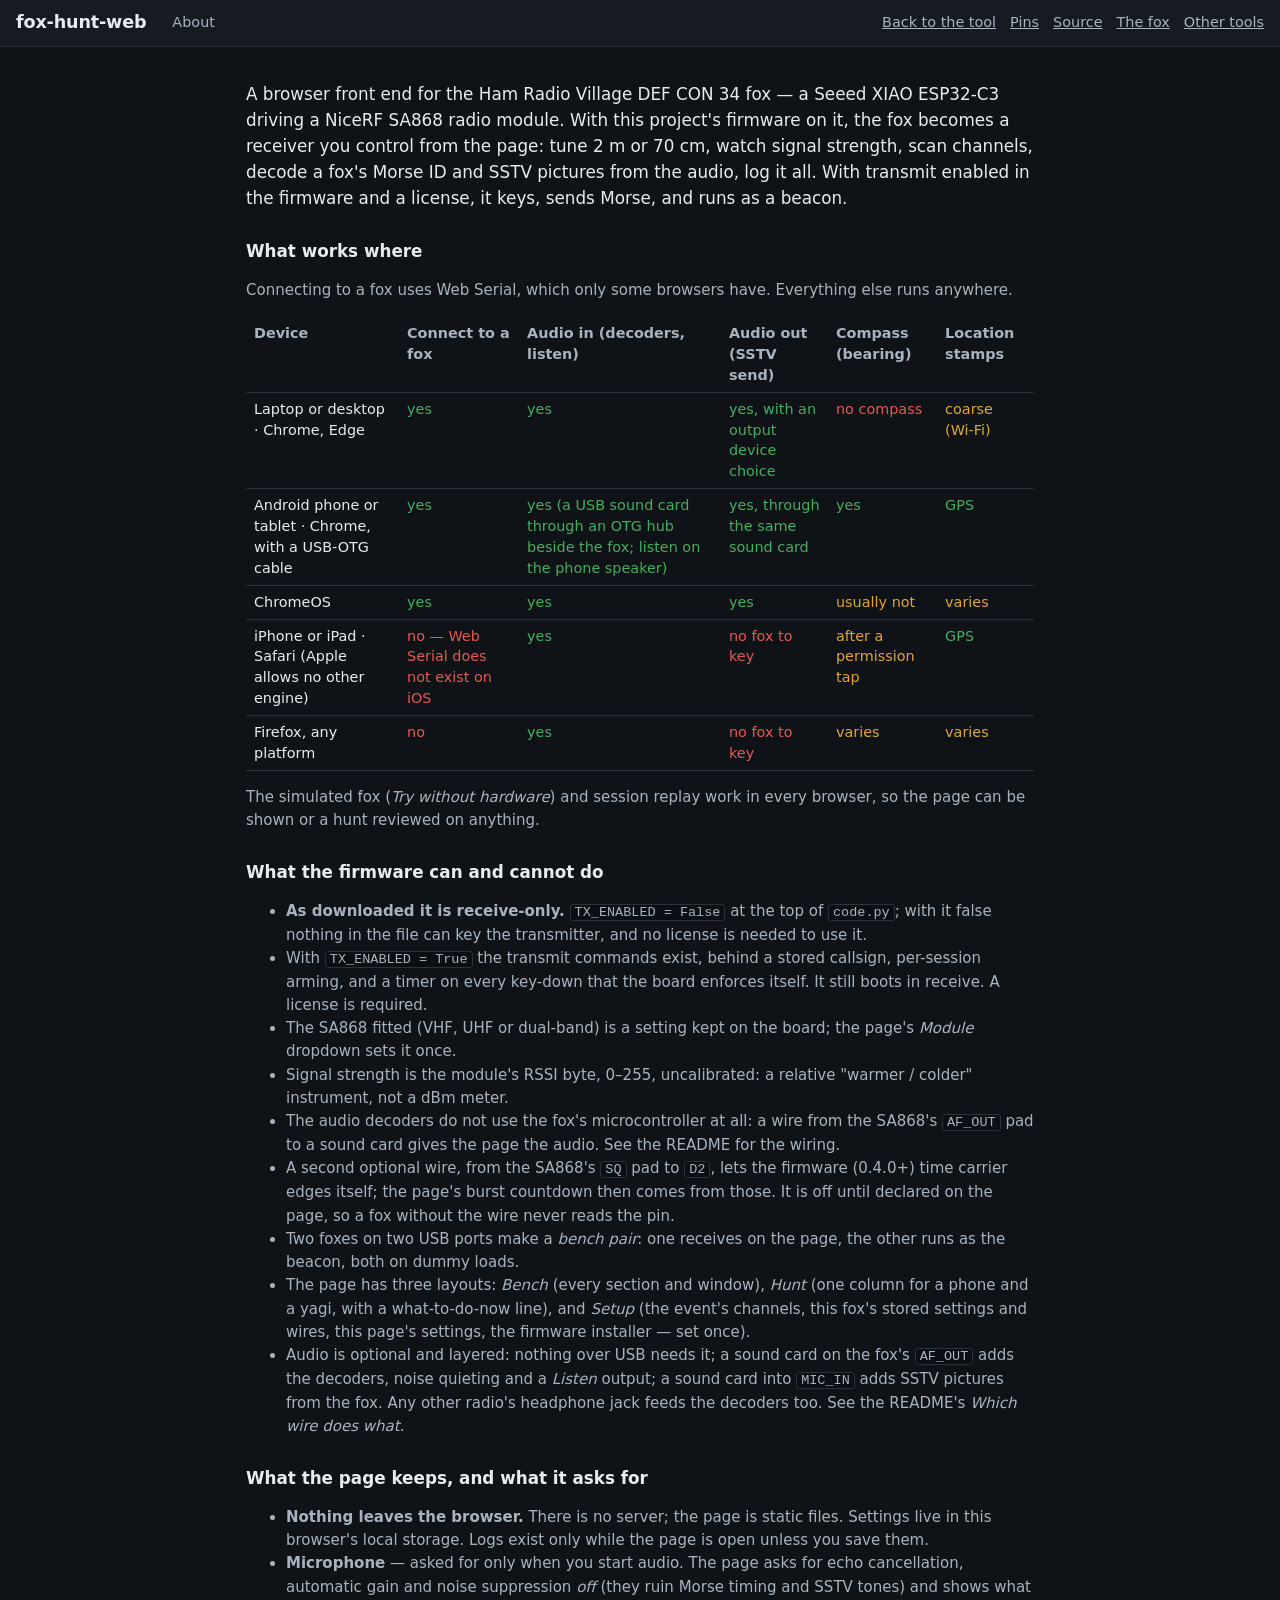
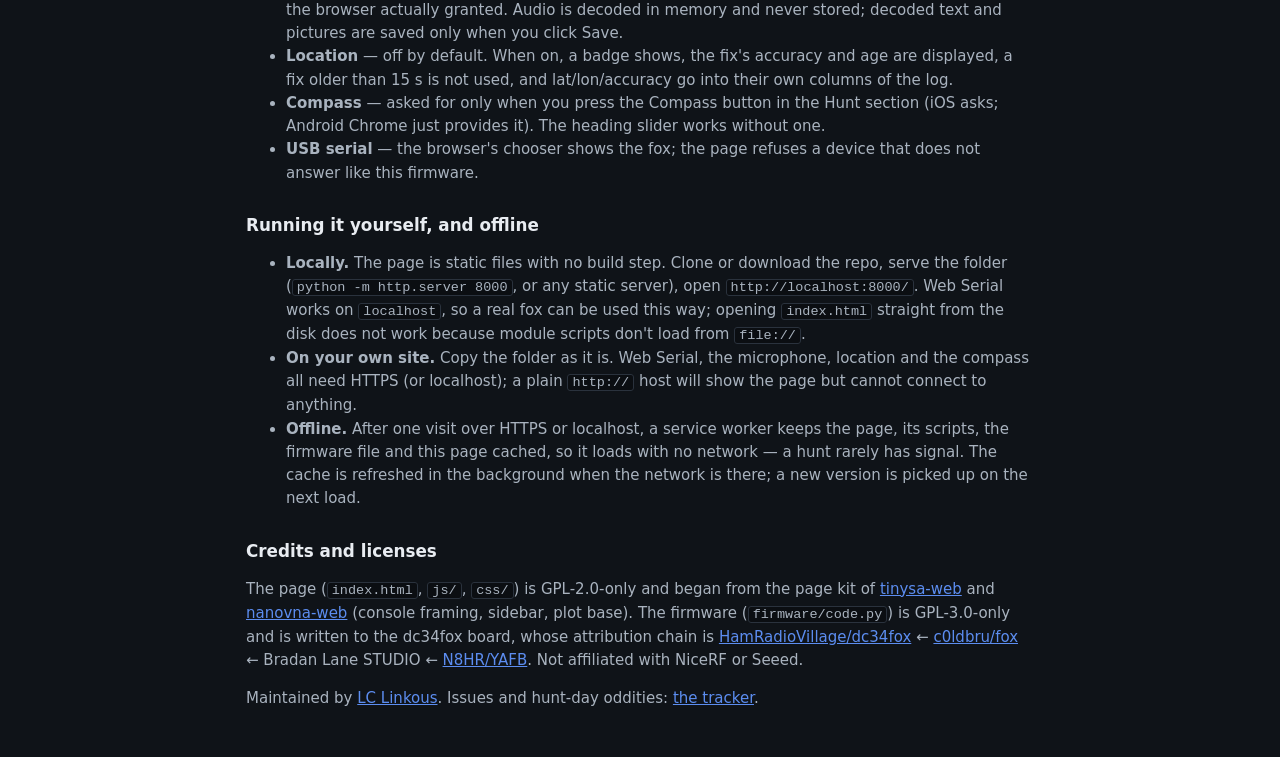
<file: about.html>
<!DOCTYPE html>
<!--
  fox-hunt-web — About: what it is, what works where, what it keeps
  SPDX-License-Identifier: GPL-2.0-only
  Copyright (C) 2026 Lauren Linkous
-->
<html lang="en" data-theme="dark">
<head>
<meta charset="utf-8">
<meta name="viewport" content="width=device-width, initial-scale=1">
<title>About — fox-hunt-web</title>
<link rel="stylesheet" href="css/theme.css">
<link rel="stylesheet" href="css/layout.css">
<link rel="stylesheet" href="css/components.css">
<style>
  .about { max-width: 820px; margin: 0 auto; padding: 18px 16px 40px; }
  .about h2 { font-size: 1.05rem; margin: 28px 0 8px; }
  .about p, .about li { color: var(--ink-2); line-height: 1.55; }
  .about table { border-collapse: collapse; width: 100%; font-size: .9rem; margin: 8px 0; }
  .about th, .about td { text-align: left; padding: 6px 8px; border-bottom: 1px solid var(--edge); vertical-align: top; }
  .about th { color: var(--ink-2); font-weight: 600; }
  .about td.yes { color: var(--ok); } .about td.no { color: var(--err); } .about td.part { color: var(--warn); }
  .about .lead { color: var(--ink); font-size: 1.05rem; }
</style>
<script>try { document.documentElement.setAttribute('data-theme', JSON.parse(localStorage.getItem('fox-hunt-web.settings') || '{}').theme || 'dark'); } catch {}</script>
</head>
<body>
<header class="topbar">
  <h1>fox-hunt-web</h1>
  <span class="status"><span id="statusText">About</span></span>
  <span class="spacer"></span>
  <nav><a href="./">Back to the tool</a><a href="pins.html">Pins</a><a href="https://github.com/LC-Linkous/fox-hunt-web">Source</a><a href="https://github.com/HamRadioVillage/dc34fox">The fox</a><a href="https://lc-linkous.github.io/tools">Other tools</a></nav>
</header>

<main class="about">
<p class="lead">A browser front end for the Ham Radio Village DEF CON 34 fox — a Seeed XIAO ESP32-C3 driving a NiceRF SA868 radio module. With this project's firmware on it, the fox becomes a receiver you control from the page: tune 2 m or 70 cm, watch signal strength, scan channels, decode a fox's Morse ID and SSTV pictures from the audio, log it all. With transmit enabled in the firmware and a license, it keys, sends Morse, and runs as a beacon.</p>

<h2>What works where</h2>
<p>Connecting to a fox uses Web Serial, which only some browsers have. Everything else runs anywhere.</p>
<table>
<tr><th>Device</th><th>Connect to a fox</th><th>Audio in (decoders, listen)</th><th>Audio out (SSTV send)</th><th>Compass (bearing)</th><th>Location stamps</th></tr>
<tr><td>Laptop or desktop · Chrome, Edge</td><td class="yes">yes</td><td class="yes">yes</td><td class="yes">yes, with an output device choice</td><td class="no">no compass</td><td class="part">coarse (Wi-Fi)</td></tr>
<tr><td>Android phone or tablet · Chrome, with a USB-OTG cable</td><td class="yes">yes</td><td class="yes">yes (a USB sound card through an OTG hub beside the fox; listen on the phone speaker)</td><td class="yes">yes, through the same sound card</td><td class="yes">yes</td><td class="yes">GPS</td></tr>
<tr><td>ChromeOS</td><td class="yes">yes</td><td class="yes">yes</td><td class="yes">yes</td><td class="part">usually not</td><td class="part">varies</td></tr>
<tr><td>iPhone or iPad · Safari (Apple allows no other engine)</td><td class="no">no — Web Serial does not exist on iOS</td><td class="yes">yes</td><td class="no">no fox to key</td><td class="part">after a permission tap</td><td class="yes">GPS</td></tr>
<tr><td>Firefox, any platform</td><td class="no">no</td><td class="yes">yes</td><td class="no">no fox to key</td><td class="part">varies</td><td class="part">varies</td></tr>
</table>
<p>The simulated fox (<em>Try without hardware</em>) and session replay work in every browser, so the page can be shown or a hunt reviewed on anything.</p>

<h2>What the firmware can and cannot do</h2>
<ul>
<li><b>As downloaded it is receive-only.</b> <code>TX_ENABLED = False</code> at the top of <code>code.py</code>; with it false nothing in the file can key the transmitter, and no license is needed to use it.</li>
<li>With <code>TX_ENABLED = True</code> the transmit commands exist, behind a stored callsign, per-session arming, and a timer on every key-down that the board enforces itself. It still boots in receive. A license is required.</li>
<li>The SA868 fitted (VHF, UHF or dual-band) is a setting kept on the board; the page's <em>Module</em> dropdown sets it once.</li>
<li>Signal strength is the module's RSSI byte, 0–255, uncalibrated: a relative "warmer / colder" instrument, not a dBm meter.</li>
<li>The audio decoders do not use the fox's microcontroller at all: a wire from the SA868's <code>AF_OUT</code> pad to a sound card gives the page the audio. See the README for the wiring.</li>
<li>A second optional wire, from the SA868's <code>SQ</code> pad to <code>D2</code>, lets the firmware (0.4.0+) time carrier edges itself; the page's burst countdown then comes from those. It is off until declared on the page, so a fox without the wire never reads the pin.</li>
<li>Two foxes on two USB ports make a <em>bench pair</em>: one receives on the page, the other runs as the beacon, both on dummy loads.</li>
<li>The page has three layouts: <em>Bench</em> (every section and window), <em>Hunt</em> (one column for a phone and a yagi, with a what-to-do-now line), and <em>Setup</em> (the event's channels, this fox's stored settings and wires, this page's settings, the firmware installer — set once).</li>
<li>Audio is optional and layered: nothing over USB needs it; a sound card on the fox's <code>AF_OUT</code> adds the decoders, noise quieting and a <em>Listen</em> output; a sound card into <code>MIC_IN</code> adds SSTV pictures from the fox. Any other radio's headphone jack feeds the decoders too. See the README's <em>Which wire does what</em>.</li>
</ul>

<h2>What the page keeps, and what it asks for</h2>
<ul>
<li><b>Nothing leaves the browser.</b> There is no server; the page is static files. Settings live in this browser's local storage. Logs exist only while the page is open unless you save them.</li>
<li><b>Microphone</b> — asked for only when you start audio. The page asks for echo cancellation, automatic gain and noise suppression <em>off</em> (they ruin Morse timing and SSTV tones) and shows what the browser actually granted. Audio is decoded in memory and never stored; decoded text and pictures are saved only when you click Save.</li>
<li><b>Location</b> — off by default. When on, a badge shows, the fix's accuracy and age are displayed, a fix older than 15 s is not used, and lat/lon/accuracy go into their own columns of the log.</li>
<li><b>Compass</b> — asked for only when you press the Compass button in the Hunt section (iOS asks; Android Chrome just provides it). The heading slider works without one.</li>
<li><b>USB serial</b> — the browser's chooser shows the fox; the page refuses a device that does not answer like this firmware.</li>
</ul>

<h2 id="local">Running it yourself, and offline</h2>
<ul>
<li><b>Locally.</b> The page is static files with no build step. Clone or download the repo, serve the folder (<code>python -m http.server 8000</code>, or any static server), open <code>http://localhost:8000/</code>. Web Serial works on <code>localhost</code>, so a real fox can be used this way; opening <code>index.html</code> straight from the disk does not work because module scripts don't load from <code>file://</code>.</li>
<li><b>On your own site.</b> Copy the folder as it is. Web Serial, the microphone, location and the compass all need HTTPS (or localhost); a plain <code>http://</code> host will show the page but cannot connect to anything.</li>
<li><b>Offline.</b> After one visit over HTTPS or localhost, a service worker keeps the page, its scripts, the firmware file and this page cached, so it loads with no network — a hunt rarely has signal. The cache is refreshed in the background when the network is there; a new version is picked up on the next load.</li>
</ul>

<h2>Credits and licenses</h2>
<p>The page (<code>index.html</code>, <code>js/</code>, <code>css/</code>) is GPL-2.0-only and began from the page kit of <a href="https://github.com/LC-Linkous/tinysa-web">tinysa-web</a> and <a href="https://github.com/LC-Linkous/nanovna-web">nanovna-web</a> (console framing, sidebar, plot base). The firmware (<code>firmware/code.py</code>) is GPL-3.0-only and is written to the dc34fox board, whose attribution chain is <a href="https://github.com/HamRadioVillage/dc34fox">HamRadioVillage/dc34fox</a> ← <a href="https://github.com/c0ldbru/fox">c0ldbru/fox</a> ← Bradan Lane STUDIO ← <a href="https://github.com/N8HR/YAFB">N8HR/YAFB</a>. Not affiliated with NiceRF or Seeed.</p>
<p>Maintained by <a href="https://github.com/LC-Linkous">LC Linkous</a>. Issues and hunt-day oddities: <a href="https://github.com/LC-Linkous/fox-hunt-web/issues">the tracker</a>.</p>
</main>
</body>
</html>
</file>
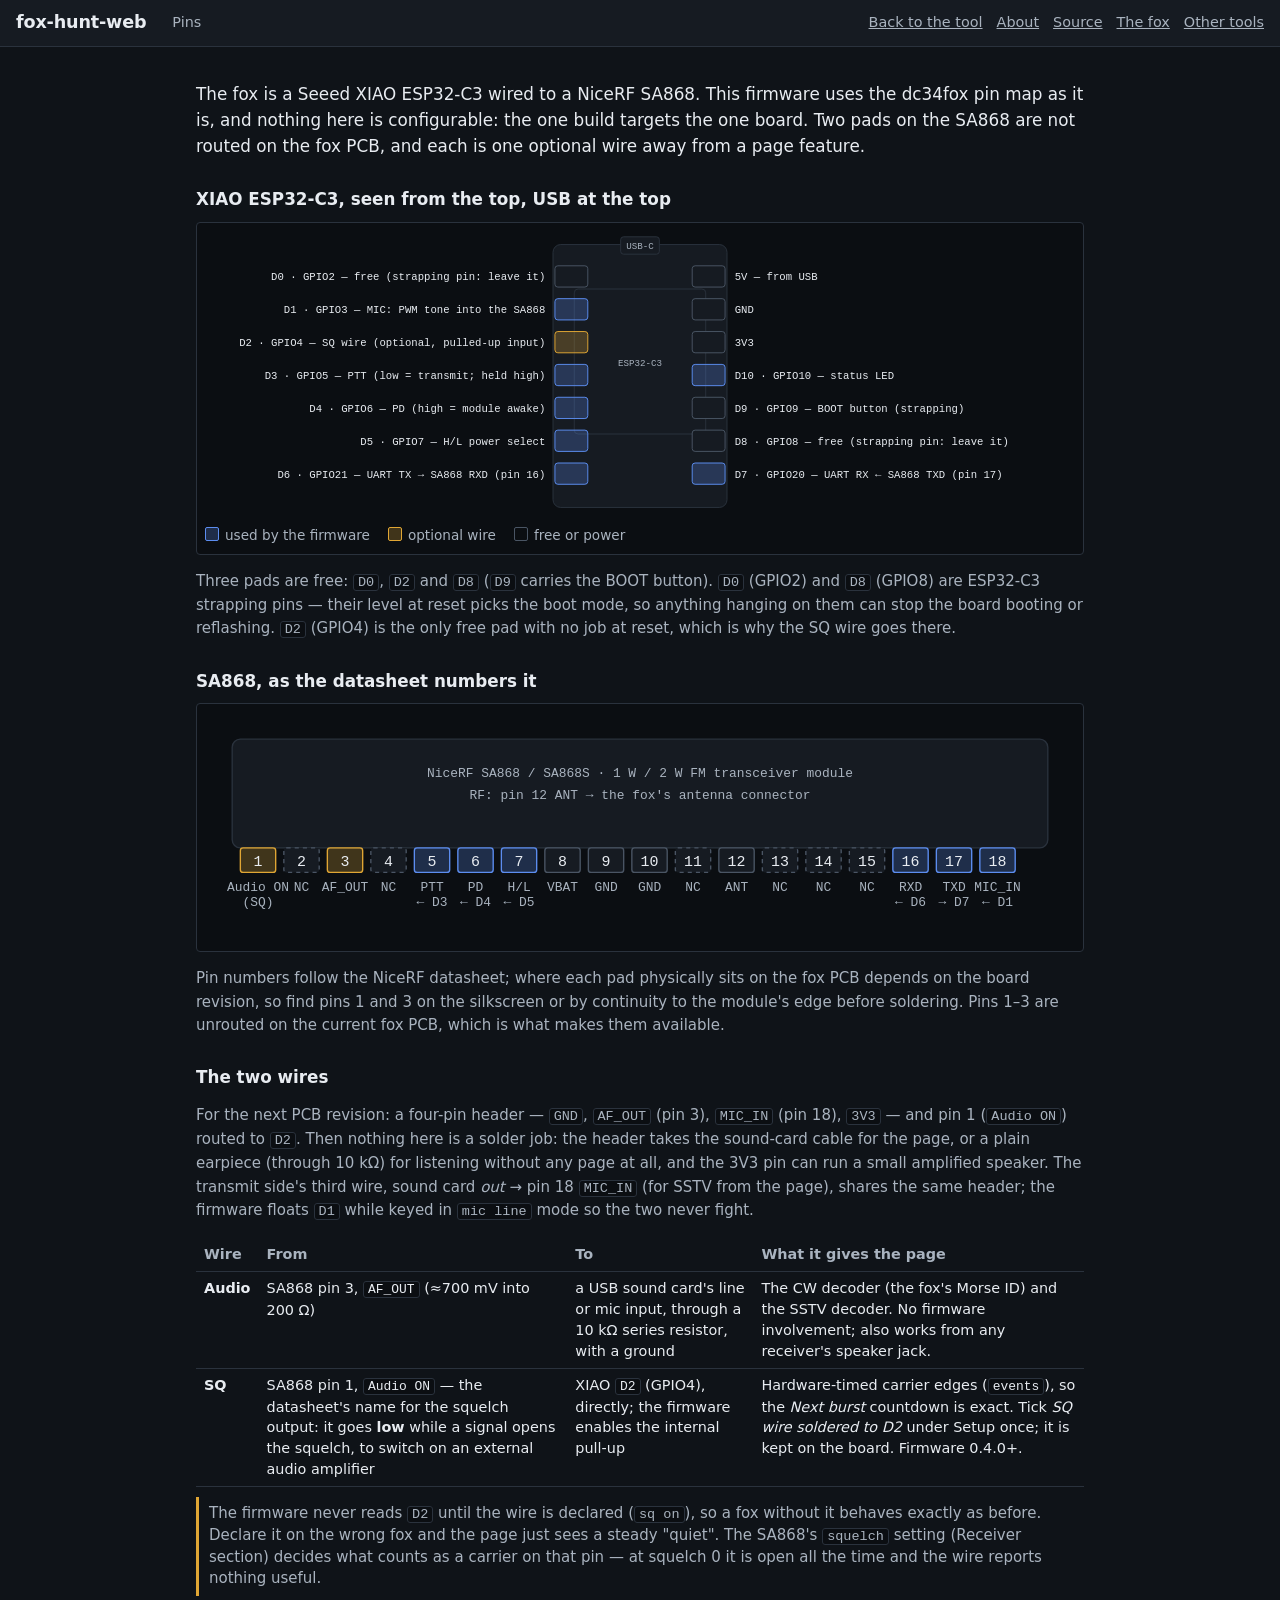
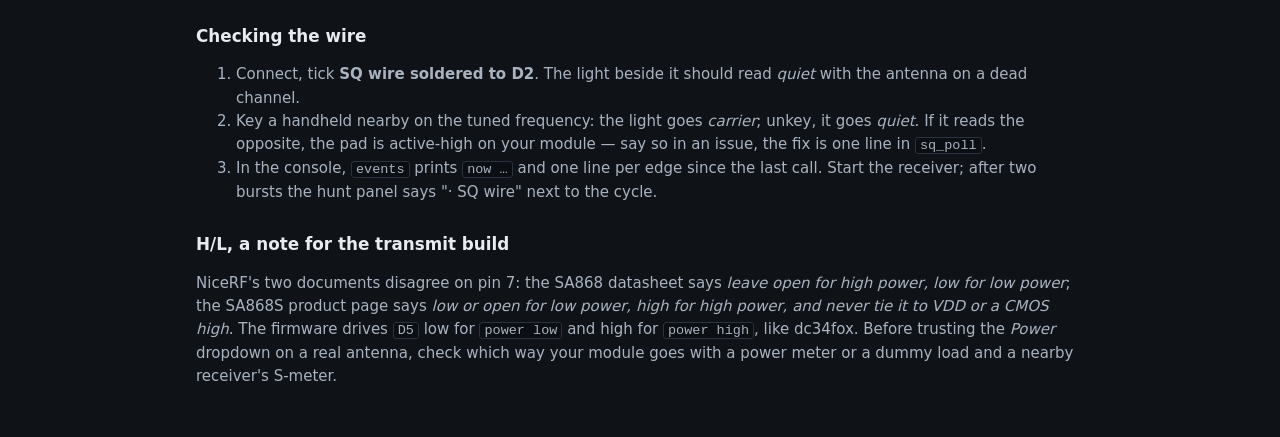
<file: pins.html>
<!DOCTYPE html>
<!--
  fox-hunt-web — Pins: the fox's pin map and where the two optional wires go
  SPDX-License-Identifier: GPL-2.0-only
  Copyright (C) 2026 Lauren Linkous
-->
<html lang="en" data-theme="dark">
<head>
<meta charset="utf-8">
<meta name="viewport" content="width=device-width, initial-scale=1">
<title>Pins — fox-hunt-web</title>
<link rel="stylesheet" href="css/theme.css">
<link rel="stylesheet" href="css/layout.css">
<link rel="stylesheet" href="css/components.css">
<style>
  .about { max-width: 920px; margin: 0 auto; padding: 18px 16px 40px; }
  .about h2 { font-size: 1.05rem; margin: 28px 0 8px; }
  .about p, .about li { color: var(--ink-2); line-height: 1.55; }
  .about table { border-collapse: collapse; width: 100%; font-size: .9rem; margin: 8px 0; }
  .about th, .about td { text-align: left; padding: 6px 8px; border-bottom: 1px solid var(--edge); vertical-align: top; }
  .about th { color: var(--ink-2); font-weight: 600; }
  .about .lead { color: var(--ink); font-size: 1.05rem; }
  .about code { font-family: var(--mono); }
  .diagram { background: var(--screen); border: 1px solid var(--edge); border-radius: var(--radius); padding: 8px; margin: 10px 0; }
  .diagram svg { width: 100%; height: auto; display: block; font-family: var(--mono); }
  .diagram .pad { fill: var(--panel); stroke: var(--axis); }
  .diagram .used { fill: var(--accent); fill-opacity: .25; stroke: var(--accent); }
  .diagram .wire { fill: var(--warn); fill-opacity: .25; stroke: var(--warn); }
  .diagram .nc { stroke-dasharray: 3 3; }
  .diagram .lbl { fill: var(--ink); font-size: 11px; }
  .diagram .sub { fill: var(--ink-2); font-size: 9.5px; }
  .diagram .w { stroke: var(--warn); stroke-width: 2; fill: none; }
  .diagram .body { fill: var(--panel); stroke: var(--edge); }
  .key { display: flex; gap: 18px; flex-wrap: wrap; font-size: .85rem; color: var(--ink-2); margin: 4px 0 0; }
  .key span::before { content: ''; display: inline-block; width: 12px; height: 12px; margin-right: 6px; vertical-align: -1px; border: 1px solid; border-radius: 2px; }
  .key .k-used::before { background: color-mix(in srgb, var(--accent) 25%, transparent); border-color: var(--accent); }
  .key .k-wire::before { background: color-mix(in srgb, var(--warn) 25%, transparent); border-color: var(--warn); }
  .key .k-free::before { border-color: var(--axis); }
  .warnbox { border-left: 3px solid var(--warn); padding: 6px 10px; margin: 10px 0; color: var(--ink-2); }
</style>
<script>try { document.documentElement.setAttribute('data-theme', JSON.parse(localStorage.getItem('fox-hunt-web.settings') || '{}').theme || 'dark'); } catch {}</script>
</head>
<body>
<header class="topbar">
  <h1>fox-hunt-web</h1>
  <span class="status"><span id="statusText">Pins</span></span>
  <span class="spacer"></span>
  <nav><a href="./">Back to the tool</a><a href="about.html">About</a><a href="https://github.com/LC-Linkous/fox-hunt-web">Source</a><a href="https://github.com/HamRadioVillage/dc34fox">The fox</a><a href="https://lc-linkous.github.io/tools">Other tools</a></nav>
</header>

<main class="about">
<p class="lead">The fox is a Seeed XIAO ESP32-C3 wired to a NiceRF SA868. This firmware uses the dc34fox pin map as it is, and nothing here is configurable: the one build targets the one board. Two pads on the SA868 are not routed on the fox PCB, and each is one optional wire away from a page feature.</p>

<h2>XIAO ESP32-C3, seen from the top, USB at the top</h2>
<div class="diagram">
<svg viewBox="0 0 900 300" role="img" aria-label="XIAO ESP32-C3 pin map: left column D0 to D6, right column 5V, GND, 3V3, D10 to D7">
  <rect class="body" x="360" y="14" width="180" height="272" rx="8"/>
  <rect class="body" x="430" y="6" width="40" height="18" rx="3"/><text class="sub" x="450" y="19" text-anchor="middle">USB-C</text>
  <rect class="body" x="382" y="60" width="136" height="150" rx="4"/><text class="sub" x="450" y="140" text-anchor="middle">ESP32-C3</text>
  <rect class="pad" x="362" y="36" width="34" height="22" rx="3"/><text class="lbl" x="352" y="51" text-anchor="end">D0 · GPIO2 — free (strapping pin: leave it)</text>
  <rect class="pad used" x="362" y="70" width="34" height="22" rx="3"/><text class="lbl" x="352" y="85" text-anchor="end">D1 · GPIO3 — MIC: PWM tone into the SA868</text>
  <rect class="pad wire" x="362" y="104" width="34" height="22" rx="3"/><text class="lbl" x="352" y="119" text-anchor="end">D2 · GPIO4 — SQ wire (optional, pulled-up input)</text>
  <rect class="pad used" x="362" y="138" width="34" height="22" rx="3"/><text class="lbl" x="352" y="153" text-anchor="end">D3 · GPIO5 — PTT (low = transmit; held high)</text>
  <rect class="pad used" x="362" y="172" width="34" height="22" rx="3"/><text class="lbl" x="352" y="187" text-anchor="end">D4 · GPIO6 — PD (high = module awake)</text>
  <rect class="pad used" x="362" y="206" width="34" height="22" rx="3"/><text class="lbl" x="352" y="221" text-anchor="end">D5 · GPIO7 — H/L power select</text>
  <rect class="pad used" x="362" y="240" width="34" height="22" rx="3"/><text class="lbl" x="352" y="255" text-anchor="end">D6 · GPIO21 — UART TX → SA868 RXD (pin 16)</text>
  <rect class="pad" x="504" y="36" width="34" height="22" rx="3"/><text class="lbl" x="548" y="51">5V — from USB</text>
  <rect class="pad" x="504" y="70" width="34" height="22" rx="3"/><text class="lbl" x="548" y="85">GND</text>
  <rect class="pad" x="504" y="104" width="34" height="22" rx="3"/><text class="lbl" x="548" y="119">3V3</text>
  <rect class="pad used" x="504" y="138" width="34" height="22" rx="3"/><text class="lbl" x="548" y="153">D10 · GPIO10 — status LED</text>
  <rect class="pad" x="504" y="172" width="34" height="22" rx="3"/><text class="lbl" x="548" y="187">D9 · GPIO9 — BOOT button (strapping)</text>
  <rect class="pad" x="504" y="206" width="34" height="22" rx="3"/><text class="lbl" x="548" y="221">D8 · GPIO8 — free (strapping pin: leave it)</text>
  <rect class="pad used" x="504" y="240" width="34" height="22" rx="3"/><text class="lbl" x="548" y="255">D7 · GPIO20 — UART RX ← SA868 TXD (pin 17)</text>
</svg>
<p class="key"><span class="k-used">used by the firmware</span><span class="k-wire">optional wire</span><span class="k-free">free or power</span></p>
</div>
<p>Three pads are free: <code>D0</code>, <code>D2</code> and <code>D8</code> (<code>D9</code> carries the BOOT button). <code>D0</code> (GPIO2) and <code>D8</code> (GPIO8) are ESP32-C3 strapping pins — their level at reset picks the boot mode, so anything hanging on them can stop the board booting or reflashing. <code>D2</code> (GPIO4) is the only free pad with no job at reset, which is why the SQ wire goes there.</p>

<h2>SA868, as the datasheet numbers it</h2>
<div class="diagram">
<svg viewBox="0 0 640 170" role="img" aria-label="SA868 pins 1 to 18 with the fox's connections">
  <rect class="body" x="20" y="20" width="600" height="80" rx="6"/><text class="sub" x="320" y="48" text-anchor="middle">NiceRF SA868 / SA868S · 1 W / 2 W FM transceiver module</text>
  <text class="sub" x="320" y="64" text-anchor="middle">RF: pin 12 ANT → the fox's antenna connector</text>
  <g font-size="9">
    <rect class="pad wire" x="26"  y="100" width="26" height="18" rx="2"/><text class="lbl" x="39"  y="113" text-anchor="middle">1</text><text class="sub" x="39"  y="132" text-anchor="middle">Audio ON</text><text class="sub" x="39" y="143" text-anchor="middle">(SQ)</text>
    <rect class="pad nc"   x="58"  y="100" width="26" height="18" rx="2"/><text class="lbl" x="71"  y="113" text-anchor="middle">2</text><text class="sub" x="71"  y="132" text-anchor="middle">NC</text>
    <rect class="pad wire" x="90"  y="100" width="26" height="18" rx="2"/><text class="lbl" x="103" y="113" text-anchor="middle">3</text><text class="sub" x="103" y="132" text-anchor="middle">AF_OUT</text>
    <rect class="pad nc"   x="122" y="100" width="26" height="18" rx="2"/><text class="lbl" x="135" y="113" text-anchor="middle">4</text><text class="sub" x="135" y="132" text-anchor="middle">NC</text>
    <rect class="pad used" x="154" y="100" width="26" height="18" rx="2"/><text class="lbl" x="167" y="113" text-anchor="middle">5</text><text class="sub" x="167" y="132" text-anchor="middle">PTT</text><text class="sub" x="167" y="143" text-anchor="middle">← D3</text>
    <rect class="pad used" x="186" y="100" width="26" height="18" rx="2"/><text class="lbl" x="199" y="113" text-anchor="middle">6</text><text class="sub" x="199" y="132" text-anchor="middle">PD</text><text class="sub" x="199" y="143" text-anchor="middle">← D4</text>
    <rect class="pad used" x="218" y="100" width="26" height="18" rx="2"/><text class="lbl" x="231" y="113" text-anchor="middle">7</text><text class="sub" x="231" y="132" text-anchor="middle">H/L</text><text class="sub" x="231" y="143" text-anchor="middle">← D5</text>
    <rect class="pad"      x="250" y="100" width="26" height="18" rx="2"/><text class="lbl" x="263" y="113" text-anchor="middle">8</text><text class="sub" x="263" y="132" text-anchor="middle">VBAT</text>
    <rect class="pad"      x="282" y="100" width="26" height="18" rx="2"/><text class="lbl" x="295" y="113" text-anchor="middle">9</text><text class="sub" x="295" y="132" text-anchor="middle">GND</text>
    <rect class="pad"      x="314" y="100" width="26" height="18" rx="2"/><text class="lbl" x="327" y="113" text-anchor="middle">10</text><text class="sub" x="327" y="132" text-anchor="middle">GND</text>
    <rect class="pad nc"   x="346" y="100" width="26" height="18" rx="2"/><text class="lbl" x="359" y="113" text-anchor="middle">11</text><text class="sub" x="359" y="132" text-anchor="middle">NC</text>
    <rect class="pad"      x="378" y="100" width="26" height="18" rx="2"/><text class="lbl" x="391" y="113" text-anchor="middle">12</text><text class="sub" x="391" y="132" text-anchor="middle">ANT</text>
    <rect class="pad nc"   x="410" y="100" width="26" height="18" rx="2"/><text class="lbl" x="423" y="113" text-anchor="middle">13</text><text class="sub" x="423" y="132" text-anchor="middle">NC</text>
    <rect class="pad nc"   x="442" y="100" width="26" height="18" rx="2"/><text class="lbl" x="455" y="113" text-anchor="middle">14</text><text class="sub" x="455" y="132" text-anchor="middle">NC</text>
    <rect class="pad nc"   x="474" y="100" width="26" height="18" rx="2"/><text class="lbl" x="487" y="113" text-anchor="middle">15</text><text class="sub" x="487" y="132" text-anchor="middle">NC</text>
    <rect class="pad used" x="506" y="100" width="26" height="18" rx="2"/><text class="lbl" x="519" y="113" text-anchor="middle">16</text><text class="sub" x="519" y="132" text-anchor="middle">RXD</text><text class="sub" x="519" y="143" text-anchor="middle">← D6</text>
    <rect class="pad used" x="538" y="100" width="26" height="18" rx="2"/><text class="lbl" x="551" y="113" text-anchor="middle">17</text><text class="sub" x="551" y="132" text-anchor="middle">TXD</text><text class="sub" x="551" y="143" text-anchor="middle">→ D7</text>
    <rect class="pad used" x="570" y="100" width="26" height="18" rx="2"/><text class="lbl" x="583" y="113" text-anchor="middle">18</text><text class="sub" x="583" y="132" text-anchor="middle">MIC_IN</text><text class="sub" x="583" y="143" text-anchor="middle">← D1</text>
  </g>
</svg>
</div>
<p>Pin numbers follow the NiceRF datasheet; where each pad physically sits on the fox PCB depends on the board revision, so find pins 1 and 3 on the silkscreen or by continuity to the module's edge before soldering. Pins 1–3 are unrouted on the current fox PCB, which is what makes them available.</p>

<h2>The two wires</h2>
<p>For the next PCB revision: a four-pin header — <code>GND</code>, <code>AF_OUT</code> (pin 3), <code>MIC_IN</code> (pin 18), <code>3V3</code> — and pin 1 (<code>Audio ON</code>) routed to <code>D2</code>. Then nothing here is a solder job: the header takes the sound-card cable for the page, or a plain earpiece (through 10 kΩ) for listening without any page at all, and the 3V3 pin can run a small amplified speaker. The transmit side's third wire, sound card <em>out</em> → pin 18 <code>MIC_IN</code> (for SSTV from the page), shares the same header; the firmware floats <code>D1</code> while keyed in <code>mic line</code> mode so the two never fight.</p>
<table>
<tr><th>Wire</th><th>From</th><th>To</th><th>What it gives the page</th></tr>
<tr><td><b>Audio</b></td><td>SA868 pin 3, <code>AF_OUT</code> (≈700 mV into 200 Ω)</td><td>a USB sound card's line or mic input, through a 10 kΩ series resistor, with a ground</td><td>The CW decoder (the fox's Morse ID) and the SSTV decoder. No firmware involvement; also works from any receiver's speaker jack.</td></tr>
<tr><td><b>SQ</b></td><td>SA868 pin 1, <code>Audio ON</code> — the datasheet's name for the squelch output: it goes <b>low</b> while a signal opens the squelch, to switch on an external audio amplifier</td><td>XIAO <code>D2</code> (GPIO4), directly; the firmware enables the internal pull-up</td><td>Hardware-timed carrier edges (<code>events</code>), so the <em>Next burst</em> countdown is exact. Tick <em>SQ wire soldered to D2</em> under Setup once; it is kept on the board. Firmware 0.4.0+.</td></tr>
</table>
<div class="warnbox">The firmware never reads <code>D2</code> until the wire is declared (<code>sq on</code>), so a fox without it behaves exactly as before. Declare it on the wrong fox and the page just sees a steady "quiet". The SA868's <code>squelch</code> setting (Receiver section) decides what counts as a carrier on that pin — at squelch 0 it is open all the time and the wire reports nothing useful.</div>

<h2>Checking the wire</h2>
<ol>
<li>Connect, tick <b>SQ wire soldered to D2</b>. The light beside it should read <em>quiet</em> with the antenna on a dead channel.</li>
<li>Key a handheld nearby on the tuned frequency: the light goes <em>carrier</em>; unkey, it goes <em>quiet</em>. If it reads the opposite, the pad is active-high on your module — say so in an issue, the fix is one line in <code>sq_poll</code>.</li>
<li>In the console, <code>events</code> prints <code>now …</code> and one line per edge since the last call. Start the receiver; after two bursts the hunt panel says "· SQ wire" next to the cycle.</li>
</ol>

<h2>H/L, a note for the transmit build</h2>
<p>NiceRF's two documents disagree on pin 7: the SA868 datasheet says <em>leave open for high power, low for low power</em>; the SA868S product page says <em>low or open for low power, high for high power, and never tie it to VDD or a CMOS high</em>. The firmware drives <code>D5</code> low for <code>power low</code> and high for <code>power high</code>, like dc34fox. Before trusting the <em>Power</em> dropdown on a real antenna, check which way your module goes with a power meter or a dummy load and a nearby receiver's S-meter.</p>
</main>
</body>
</html>
</file>
<file: css/theme.css>
/* theme.css — colour tokens and fonts. Dark bench-instrument is the default. */
/* SPDX-License-Identifier: GPL-2.0-only */

:root {
  --font: 'Atkinson Hyperlegible', system-ui, sans-serif;
  --mono: 'Spline Sans Mono', ui-monospace, Menlo, Consolas, monospace;
  --radius: 4px;
}

/* ---- dark (default) ---- */
:root, :root[data-theme="dark"] {
  --paper:   #0f1318;   /* page background */
  --panel:   #161b22;   /* sidebar, console */
  --screen:  #0b0e12;   /* plot surface — the "CRT" */
  --edge:    #2a323d;   /* panel borders */
  --grid:    #232b36;   /* plot grid */
  --axis:    #4a5564;
  --ink:     #e8ecf1;
  --ink-2:   #a9b3bf;
  --ink-3:   #6c7784;
  --accent:  #5c8df0;   /* primary buttons, focus */
  --accent-2:#4573d4;
  --field:   #0f1318;
  --held:    #6c7784;
  --overlay: #b58cf5;   /* loaded CSV comparison */
  --marker:  #ffffff;
  --ok: #43b05c; --warn: #e0a634; --err: #e45a50;
}
/* ---- light ---- */
:root[data-theme="light"] {
  --paper:   #f4f6f8;
  --panel:   #ffffff;
  --screen:  #fbfcfd;
  --edge:    #d3d9e0;
  --grid:    #e6eaef;
  --axis:    #8d97a3;
  --ink:     #1a2028;
  --ink-2:   #4d5866;
  --ink-3:   #8a94a1;
  --accent:  #2f5fc4;
  --accent-2:#244ea8;
  --field:   #ffffff;
  --held:    #8a94a1;
  --overlay: #7c3fd6;
  --marker:  #1a2028;
  --ok: #2f8a3f; --warn: #b8700a; --err: #c2342a;
}

/* ---- trace colour schemes (data only; nothing else may use these) ---- */
/* live trace, page-side max hold, min hold, average */
:root, :root[data-traces="instrument"]                    { --trace: #f2cf3a; --maxhold: #e06ad0; --minhold: #45cfe0; --avg: #ffffff; }   /* classic SA yellow, magenta, cyan */
:root[data-theme="light"][data-traces="instrument"]       { --trace: #9c7205; --maxhold: #a4249a; --minhold: #0b8fa3; --avg: #1a2028; }
:root[data-traces="blueamber"]                            { --trace: #5a86e0; --maxhold: #e0a634; --minhold: #43b05c; --avg: #ffffff; }
:root[data-theme="light"][data-traces="blueamber"]        { --trace: #2f5fc4; --maxhold: #b8700a; --minhold: #2f8a3f; --avg: #1a2028; }
</file>
<file: css/layout.css>
/* layout.css — page grid: top bar, docked sidebar, plot, console drawer. */
/* SPDX-License-Identifier: GPL-2.0-only */

* { box-sizing: border-box; }
[hidden] { display: none !important; }
html, body { margin: 0; height: 100%; }
body { background: var(--paper); color: var(--ink); font-family: var(--font); font-size: 15px; line-height: 1.45; display: flex; flex-direction: column; min-height: 100vh; }
html, body { height: auto; }
a { color: var(--accent); }

.topbar { display: flex; flex-wrap: wrap; align-items: center; gap: 10px 16px; padding: 10px 16px; border-bottom: 1px solid var(--edge); background: var(--panel); }
.topbar h1 { font-size: 1.1rem; margin: 0 10px 0 0; font-weight: 700; letter-spacing: -.01em; }
.topbar .spacer { flex: 1; }
.topbar nav a { margin-left: 14px; font-size: .9rem; color: var(--ink-2); }
.notice { margin: 0; padding: 8px 16px; background: var(--panel); border-bottom: 1px solid var(--edge); color: var(--ink-2); font-size: .9rem; }

:root { --sidebar-w: 300px; }
.app { display: grid; grid-template-columns: var(--sidebar-w) 6px 1fr; flex: 1 0 auto; align-items: start; }
.sidebar-handle { cursor: col-resize; align-self: stretch; background: var(--edge); opacity: .6; }
.sidebar-handle:hover, .sidebar-handle.active { background: var(--accent); opacity: 1; }
@media (max-width: 900px) { .app { grid-template-columns: 1fr; } .sidebar-handle { display: none; } }

/* ---- sidebar: docked accordion ---- */
.sidebar { background: var(--panel); border-right: none; position: sticky; top: 0; max-height: 100vh; overflow-y: auto; align-self: stretch; }
@media (max-width: 900px) { .sidebar { position: static; max-height: none; border-right: none; border-bottom: 1px solid var(--edge); } }
.sidebar section { border-bottom: 1px solid var(--edge); }
.sidebar h2 { margin: 0; font-size: .95rem; }
.sidebar h2 button { width: 100%; text-align: left; background: none; border: none; padding: 11px 16px; color: var(--ink); font: inherit; font-weight: 700; display: flex; justify-content: space-between; align-items: center; cursor: pointer; }
.sidebar h2 button::after { content: '+'; color: var(--ink-3); font-weight: 400; }
.sidebar section.open h2 button::after { content: '−'; }
.sidebar h2 button:hover { background: color-mix(in srgb, var(--ink) 5%, transparent); }
.sidebar .body { display: none; padding: 4px 16px 16px; }
.sidebar section.open .body { display: block; }

/* ---- main column ---- */
.main { display: flex; flex-direction: column; min-width: 0; min-height: 0; }
.plot-area { padding: 10px 16px 6px; }
.chart-head { display: flex; flex-wrap: wrap; justify-content: space-between; align-items: center; gap: 8px; }
.legend { display: flex; flex-wrap: wrap; gap: 14px; font-size: .85rem; color: var(--ink-2); margin: 6px 0 4px; min-height: 1.2em; }
.legend span { display: inline-flex; align-items: center; gap: 6px; }
.legend i { display: inline-block; width: 18px; height: 3px; border-radius: 2px; }
.legend i[style*="gradient"] { width: 64px; height: 8px; }
.chart-wrap { position: relative; background: var(--screen); border: 1px solid var(--edge); border-radius: var(--radius); }
canvas#plot { width: 100%; height: clamp(320px, 52vh, 620px); display: block; touch-action: none; cursor: crosshair; }
.tip { position: absolute; pointer-events: none; display: none; background: var(--ink); color: var(--paper); font-size: .82rem; padding: 5px 8px; border-radius: 4px; white-space: nowrap; font-family: var(--mono); font-variant-numeric: tabular-nums; transform: translate(12px, -50%); z-index: 2; }

/* ---- console drawer ---- */
.console { border-top: 1px solid var(--edge); background: var(--panel); display: flex; flex-direction: column; }
.console .bar { display: flex; align-items: center; gap: 8px; padding: 6px 16px; }
.console .bar h2 { font-size: .9rem; margin: 0; font-weight: 700; flex: 1; }
.console .handle { height: 8px; cursor: ns-resize; background: linear-gradient(var(--edge), var(--edge)) center / 48px 2px no-repeat; }
.console .handle:hover { background-color: color-mix(in srgb, var(--ink) 5%, transparent); }
.log { font-family: var(--mono); font-size: .86rem; line-height: 1.5; background: var(--screen); margin: 0 16px; padding: 10px 12px; height: 300px; overflow-y: auto; white-space: pre-wrap; word-break: break-all; color: var(--ink-2); border: 1px solid var(--edge); border-radius: var(--radius); }
.log .tx { color: var(--accent); }
.log .err { color: var(--err); }
.log .dim { color: var(--ink-3); }
.log .reply { color: var(--ink); }
.log .toggle { display: block; background: none; border: none; color: var(--accent); font: inherit; padding: 2px 0; cursor: pointer; }
.log-send { display: flex; gap: 8px; padding: 8px 16px 12px; }
.log-send input { flex: 1; }

footer { padding: 10px 16px; border-top: 1px solid var(--edge); color: var(--ink-3); font-size: .85rem; }
footer a { color: var(--ink-2); }
@media (prefers-reduced-motion: reduce) { * { transition: none !important; } }
</file>
<file: css/components.css>
/* components.css — buttons, inputs, tables, status. */
/* SPDX-License-Identifier: GPL-2.0-only */

button, input, select { font: inherit; color: inherit; }
button { cursor: pointer; }
button:disabled { cursor: not-allowed; opacity: .45; }
:focus-visible { outline: 2px solid var(--accent); outline-offset: 2px; }

.btn { border: 1px solid var(--edge); background: var(--panel); color: var(--ink); border-radius: var(--radius); padding: 7px 14px; line-height: 1.2; }
.btn:hover:not(:disabled) { border-color: var(--ink-3); }
.btn.primary { background: var(--accent); border-color: var(--accent); color: #fff; font-weight: 700; }
.btn.primary:hover:not(:disabled) { background: var(--accent-2); border-color: var(--accent-2); }
.btn.small { padding: 4px 10px; font-size: .88rem; }
.btn[aria-pressed="true"] { background: color-mix(in srgb, var(--accent) 18%, var(--panel)); border-color: var(--accent); font-weight: 700; }
.btn.block { width: 100%; }

input[type=number], input[type=text], select { padding: 6px 8px; border: 1px solid var(--edge); border-radius: var(--radius); background: var(--field); font-family: var(--mono); font-variant-numeric: tabular-nums; min-width: 0; }
select { font-family: var(--font); }

.field { margin: 10px 0; }
.field label, .field .label { display: block; font-size: .85rem; color: var(--ink-2); margin-bottom: 4px; }
.field label.row { display: flex; color: var(--ink); font-size: .92rem; }
.label.group { display: block; margin: 16px 0 6px; color: var(--ink); font-size: .9rem; font-weight: 600; }
.row { display: flex; gap: 8px; align-items: center; }
.row input { width: 100%; }
/* checkbox rows: box hugs the left, text flows beside it, inline number stays compact */
.row.check { align-items: flex-start; gap: 10px; cursor: pointer; color: var(--ink); font-size: .92rem; }
.row.check input[type=checkbox] { width: auto; flex: 0 0 auto; margin: 3px 0 0; accent-color: var(--accent); }
.row.check > span { flex: 1 1 auto; line-height: 1.35; }
.row.check > input[type=number] { flex: 0 0 auto; width: 64px; padding: 3px 6px; }
.row .suffix { color: var(--ink-2); font-size: .85rem; white-space: nowrap; }
.two-col { display: grid; grid-template-columns: 1fr 1fr; gap: 10px; }
.stack { display: flex; flex-direction: column; gap: 6px; }
.radios label { display: flex; align-items: center; gap: 8px; font-size: .92rem; margin: 0; color: var(--ink); cursor: pointer; }
.radios input[type=radio] { width: auto; flex: 0 0 auto; margin: 0; accent-color: var(--accent); }
.radios.row label { white-space: nowrap; }
.radios input[type=number] { width: 78px; padding: 3px 6px; }
.hint { font-size: .82rem; color: var(--ink-3); margin: 4px 0 0; }
.kv { display: grid; grid-template-columns: auto 1fr; gap: 2px 12px; font-size: .86rem; margin: 10px 0 0; }
.kv dt { color: var(--ink-2); }
.kv dd { margin: 0; font-family: var(--mono); font-variant-numeric: tabular-nums; }
.tools { display: flex; flex-wrap: wrap; gap: 6px; }
.views { display: flex; flex-wrap: wrap; gap: 6px; }

.status { display: inline-flex; align-items: center; gap: 8px; color: var(--ink-2); font-size: .9rem; }
.status .dot { width: 9px; height: 9px; border-radius: 50%; background: var(--ink-3); }
.status.ok .dot { background: var(--ok); } .status.demo .dot { background: var(--warn); } .status.err .dot { background: var(--err); }

table.markers { width: 100%; border-collapse: collapse; font-size: .84rem; font-family: var(--mono); font-variant-numeric: tabular-nums; }
table.markers th, table.markers td { text-align: right; padding: 3px 4px; border-bottom: 1px solid var(--edge); white-space: nowrap; }
table.markers th { color: var(--ink-2); font-weight: 500; font-family: var(--font); }
table.markers td:first-child, table.markers th:first-child { text-align: left; }
table.markers button { border: none; background: none; color: var(--ink-3); padding: 0 4px; }
.markers-wrap { overflow-x: auto; }

.diag-out { font-family: var(--mono); font-size: .78rem; line-height: 1.4; background: var(--screen); border: 1px solid var(--edge); border-radius: var(--radius); padding: 8px 10px; max-height: 300px; overflow: auto; white-space: pre-wrap; word-break: break-word; color: var(--ink-2); margin-top: 10px; }
.palette-swatch { display: block; height: 10px; border-radius: 3px; margin-top: 6px; border: 1px solid var(--edge); }
code { font-family: var(--mono); font-size: .9em; background: var(--screen); border: 1px solid var(--edge); padding: 0 4px; border-radius: 3px; }

/* running state for Single / Continuous / CW */
.btn.running { background: var(--warn); border-color: var(--warn); color: #1a1a1a; font-weight: 700; }
.btn.running::before { content: ''; display: inline-block; width: 8px; height: 8px; border-radius: 50%; background: #1a1a1a; margin-right: 8px; animation: pulse 1s ease-in-out infinite; vertical-align: 1px; }
@keyframes pulse { 50% { opacity: .25; } }
.btn.busy { color: var(--ink-2); }
/* demo mode active */
.btn.demo-active { border-color: var(--warn); box-shadow: 0 0 0 2px color-mix(in srgb, var(--warn) 45%, transparent); font-weight: 700; }
/* badges */
.badge { display: inline-block; font-size: .8rem; padding: 2px 8px; border-radius: 10px; border: 1px solid var(--edge); color: var(--ink-2); background: var(--screen); }
.badge.ok { border-color: var(--ok); color: var(--ok); } .badge.warn { border-color: var(--warn); color: var(--warn); }
.cal-steps { display: grid; grid-template-columns: 1fr 1fr; gap: 6px; }
.cal-steps .btn.done::after { content: ' ✓'; color: var(--ok); }
/* CW meter */
.cw-panel { display: grid; grid-template-columns: repeat(auto-fit, minmax(180px, 1fr)); gap: 14px; padding: 24px 18px; background: var(--screen); border: 1px solid var(--edge); border-radius: var(--radius); }
.cw-panel .big { font-family: var(--mono); font-size: 2.4rem; font-variant-numeric: tabular-nums; line-height: 1.1; color: var(--s11); white-space: nowrap; }
.cw-panel .big.z { font-size: 1.7rem; }
.cw-panel .big.s21 { color: var(--s21); }
.cw-panel .lbl { font-size: .85rem; color: var(--ink-2); }
.cw-panel .unit { font-family: var(--mono); font-size: 1rem; color: var(--ink-2); margin-left: 4px; }
/* markers panel under the plot */
.markers-panel { padding: 8px 16px 10px; border-top: 1px solid var(--edge); }
.markers-panel .head { display: flex; flex-wrap: wrap; align-items: center; gap: 8px; margin-bottom: 6px; }
.markers-panel .head h2 { font-size: .9rem; margin: 0 8px 0 0; }
.console .bar label { display: inline-flex; align-items: center; gap: 6px; font-size: .85rem; color: var(--ink-2); }
.console .bar select { padding: 3px 6px; font-size: .85rem; }
.hint.err { color: var(--err); }
.badge.rec { border-color: var(--err); color: var(--err); animation: pulse 1.2s ease-in-out infinite; }

/* the zero-span meter reuses the cw-panel layout; its readouts use the trace colour */
.meter-panel .big { color: var(--trace); }
</file>
<file: css/fox.css>
/* fox.css — the two fixed windows and the fox-specific bits. This repo only. */
/* SPDX-License-Identifier: GPL-2.0-only */

.windows { display: grid; grid-template-columns: 3fr 2fr; gap: 8px; }
@media (max-width: 1100px) { .windows { grid-template-columns: 1fr; } }
.window { min-width: 0; }
.window-head { display: flex; align-items: center; gap: 8px; margin-bottom: 4px; font-size: .9rem; color: var(--ink-2); }
.window-head h2 { margin: 0; font-size: .9rem; font-weight: 700; color: var(--ink); }
.window-head .hint { margin: 0 0 0 auto; }
.window .chart-wrap canvas { width: 100%; height: clamp(260px, 44vh, 520px); display: block; touch-action: none; }
#scanCanvas { cursor: pointer; }
#rssiCanvas { cursor: default; }

/* frequency presets as pills */
.pills { display: flex; flex-wrap: wrap; gap: 6px; }
.pills .btn { padding: 3px 10px; font-size: .85rem; font-family: var(--mono); }

/* the module dropdown gets a warning ring while the band is unset */
select.needs-attention { border-color: var(--warn); box-shadow: 0 0 0 2px color-mix(in srgb, var(--warn) 45%, transparent); }

/* live readout in the Receiver section */
.readout { display: grid; grid-template-columns: 1fr 1fr; gap: 8px; margin: 10px 0 4px; }
.readout .tile { background: var(--screen); border: 1px solid var(--edge); border-radius: var(--radius); padding: 8px 10px; }
.readout .lbl { font-size: .78rem; color: var(--ink-3); }
.readout .big { font-family: var(--mono); font-size: 1.6rem; font-variant-numeric: tabular-nums; color: var(--trace); line-height: 1.1; }
.readout .big.dim { color: var(--ink-3); }

/* footer firmware line */
footer .fw { display: block; margin-top: 4px; }

/* the Audio window spans both columns; its three views share one chart-wrap */
.window.wide { grid-column: 1 / -1; }
.window.wide .chart-wrap canvas#audioCanvas { height: clamp(220px, 32vh, 360px); }
.chart-wrap[data-view="cw"] canvas#audioCanvas, .chart-wrap[data-view="sstv"] canvas#audioCanvas { display: none; }
.cw-text { padding: 14px 18px; min-height: 220px; font-family: var(--mono); }
.cw-elements { color: var(--ink-3); font-size: .9rem; letter-spacing: .15em; white-space: nowrap; overflow: hidden; text-overflow: clip; direction: rtl; text-align: left; height: 1.4em; }
.cw-decoded { color: var(--trace); font-size: 1.6rem; line-height: 1.5; white-space: pre-wrap; word-break: break-word; min-height: 3em; }
.sstv-view { display: flex; flex-direction: column; align-items: center; gap: 8px; padding: 14px; }
.sstv-view canvas { width: min(100%, 640px); image-rendering: pixelated; border: 1px solid var(--edge); background: #000; }
.badge.tx { border-color: var(--err); color: var(--err); font-weight: 700; animation: pulse .8s ease-in-out infinite; }
#keyBtn[aria-pressed="true"] { background: var(--err); border-color: var(--err); color: #fff; font-weight: 700; }

/* v0.4: replay state, location badge */
.badge.warn { animation: none; }
.kv dd.err { color: var(--err); }
body.replaying .window-head h2::after { content: ' · replay'; color: var(--warn); font-weight: 400; }

/* v0.5: hunt layout */
body.hunt .sidebar, body.hunt .sidebar-handle, body.hunt .plot-area, body.hunt .console, body.hunt .firmware { display: none !important; }
body.hunt .app { grid-template-columns: 1fr; }
.hunt { max-width: 760px; width: 100%; margin: 0 auto; padding: 10px 12px 24px; display: flex; flex-direction: column; gap: 10px; }
.hunt-top { display: grid; grid-template-columns: 1fr 1fr; gap: 10px; }
.hunt-tile { background: var(--screen); border: 1px solid var(--edge); border-radius: var(--radius); padding: 10px 14px; min-height: 110px; }
.hunt-tile .lbl { font-size: .8rem; color: var(--ink-3); }
.hunt-tile .huge { font-family: var(--mono); font-size: clamp(2.6rem, 11vw, 4.2rem); line-height: 1.05; font-variant-numeric: tabular-nums; color: var(--trace); }
.hunt-tile .huge.dim { color: var(--ink-3); }
.hunt-tile .huge.soon { color: var(--warn); }
.hunt-tile .huge.now { color: var(--maxhold); }
.hunt-tile .sub { font-size: .85rem; color: var(--ink-2); margin-top: 4px; min-height: 1.2em; }
.hunt-actions { display: flex; flex-wrap: wrap; gap: 8px; }
.hunt-actions .btn { padding: 10px 14px; font-size: 1rem; }
.hunt-actions select { padding: 8px; }
.hunt .chart-wrap canvas { width: 100%; height: clamp(180px, 28vh, 300px); display: block; }
.hunt-board h2 { font-size: .95rem; margin: 0; }
.hunt-board .cw-decoded.small { font-size: 1.1rem; min-height: 1.4em; color: var(--ink-2); margin-top: 6px; }
table.board td:first-child { font-family: var(--mono); }
table.board canvas.spark { width: 72px; height: 18px; display: block; }
table.board td.id { color: var(--maxhold); font-weight: 700; font-family: var(--mono); }
table.board tr.on td { background: color-mix(in srgb, var(--maxhold) 12%, transparent); }
.mode-tabs { border: 1px solid var(--edge); border-radius: var(--radius); padding: 2px; gap: 2px; }
.mode-tabs .btn { border: none; }
.mode-tabs .btn[aria-pressed="true"] { background: var(--accent); color: #fff; }
@media (max-width: 520px) { .topbar nav { display: none; } .hunt-top { grid-template-columns: 1fr; } .hunt-tile { min-height: 0; } }

/* v0.6: bearing */
.hunt-bearing h2 { font-size: .95rem; margin: 0; }
.hunt-bearing .chart-wrap canvas { height: clamp(240px, 60vw, 360px); }
table.bearings td:nth-child(3) { font-family: var(--mono); font-weight: 700; color: var(--maxhold); }
#captureBtn[aria-pressed="true"], #hCaptureBtn[aria-pressed="true"] { background: var(--maxhold); border-color: var(--maxhold); color: #1a1a1a; }

/* v0.7: scrolling on phones — a finger on a plot still scrolls the page; the hold buttons keep the touch */
.window .chart-wrap canvas, .hunt .chart-wrap canvas { touch-action: pan-y; }
#keyBtn, #captureBtn, #hCaptureBtn { touch-action: none; }

/* firmware section under the console, led-iv-lab style */
.firmware { padding: 14px 16px 18px; border-top: 1px solid var(--edge); }
.firmware h2 { font-size: .95rem; margin: 0 0 6px; }
.fw-grid { display: grid; grid-template-columns: 1fr 1fr; gap: 0 14px; }
@media (max-width: 700px) { .fw-grid { grid-template-columns: 1fr; } }
.fw-progress { margin-top: 8px; display: flex; align-items: center; gap: 10px; }
.fw-progress .bar { flex: 1; height: 8px; background: var(--grid); border-radius: 4px; overflow: hidden; }
.fw-progress .fill { height: 100%; width: 0; background: var(--accent); transition: width .2s; }
.fw-steps { margin-top: 10px; color: var(--ink-2); font-size: .88rem; }
.fw-steps summary { cursor: pointer; color: var(--ink); }
.fw-steps ol { padding-left: 20px; }

/* the SQ wire's carrier light */
.sq-dot { display:inline-block; width:10px; height:10px; border-radius:50%; background:var(--edge); vertical-align:middle; margin-left:4px; }
.sq-dot.carrier { background:var(--ok); box-shadow:0 0 6px var(--ok); }
.sq-dot.quiet { background:var(--held); }

/* the Setup page: set once, then forgotten */
body.setup .sidebar, body.setup .sidebar-handle, body.setup .plot-area, body.setup .console { display: none !important; }
body.setup .app { grid-template-columns: 1fr; }
.setup { max-width: 1100px; width: 100%; margin: 0 auto; padding: 10px 12px 24px; display: flex; flex-direction: column; gap: 10px; }
.setup-grid { display: grid; grid-template-columns: repeat(auto-fit, minmax(300px, 1fr)); gap: 12px; align-items: start; }
.setup-card { background: var(--panel); border: 1px solid var(--edge); border-radius: var(--radius); padding: 12px 14px; }
.setup-card h2 { font-size: 1rem; margin: 0 0 8px; }
table.chans td:nth-child(2) { font-family: var(--mono); }
table.chans input { width: 100%; }
table.chans td.hint { white-space: normal; text-align: left; font-family: var(--font); }
table.chans th:first-child, table.chans td:first-child { text-align: left; }

/* the hunt page's "what now" line */
.hunt-guide { display: flex; align-items: center; gap: 10px; background: color-mix(in srgb, var(--accent) 12%, var(--panel)); border: 1px solid color-mix(in srgb, var(--accent) 40%, var(--edge)); border-radius: var(--radius); padding: 8px 10px; font-size: .95rem; }
.hunt-guide .step { flex: none; width: 24px; height: 24px; border-radius: 50%; background: var(--accent); color: #fff; display: inline-flex; align-items: center; justify-content: center; font-weight: 700; font-size: .85rem; }
.hunt-guide.on { background: color-mix(in srgb, var(--maxhold) 14%, var(--panel)); border-color: color-mix(in srgb, var(--maxhold) 50%, var(--edge)); }
.hunt-guide.on .step { background: var(--maxhold); color: #000; }
.hunt-guide #hGuideText { flex: 1; }
.hunt-help { background: var(--panel); border: 1px solid var(--edge); border-radius: var(--radius); padding: 6px 12px 6px 28px; font-size: .9rem; color: var(--ink-2); }
.hunt-help li { margin: 6px 0; line-height: 1.45; }

/* the top bar on a phone: five things in two rows, the Module label dropped */
@media (max-width: 480px) { .topbar label .suffix { display: none; } .topbar #bandSel { max-width: 46vw; } }
.cw-log { font-family: var(--mono); font-size: .8rem; color: var(--ink-2); max-height: 140px; overflow: auto; margin-top: 6px; }
.cw-log div b { color: var(--maxhold); font-weight: 700; }

/* the Transmit tab */
body.tx .sidebar, body.tx .sidebar-handle, body.tx .firmware { display: none !important; }
body.tx .app { grid-template-columns: 1fr; }
body.tx .plot-area .window:not(:first-child) { display: none; }   /* only Signal strength while transmitting */
.txpanel { max-width: 1100px; width: 100%; margin: 0 auto; padding: 10px 12px 0; display: flex; flex-direction: column; gap: 10px; }
.tx-strip { display: flex; align-items: center; gap: 10px; padding: 10px 12px; border-radius: var(--radius); background: var(--panel); border: 1px solid var(--edge); font-weight: 600; }
.tx-light { width: 14px; height: 14px; border-radius: 50%; background: var(--held); flex: none; }
.tx-light.armed { background: var(--warn); }
.tx-light.on { background: var(--err); box-shadow: 0 0 10px var(--err); animation: txblink 1s steps(2) infinite; }
@keyframes txblink { 50% { opacity: .35; } }
/* the TX tag: a button that looks like the badge, loud when something is on the air */
#txBadge { cursor: pointer; border: 0; font: inherit; }
body.on-air #txBadge { background: var(--err); color: #fff; animation: txblink 1.2s steps(2) infinite; }
/* the hunt page's channel strip and the full board/bearing blocks it absorbed */
.hunt-channels { display: flex; flex-wrap: wrap; gap: 6px; }
.hunt-channels .btn { flex: 1 1 110px; padding: 8px 6px; line-height: 1.15; }
.hunt-channels .btn b { font-family: var(--mono); font-size: 1.05rem; }
.hunt-channels .btn span { font-size: .78rem; color: var(--ink-2); }
.hunt-channels .btn.running span { color: inherit; }
.hunt-bearing h2, .hunt-board h2 { font-size: 1rem; margin: 0 0 6px; }
/* the Board view inside the Channels window */
.window-board { position: absolute; inset: 0; overflow: auto; padding: 6px; }
</file>
